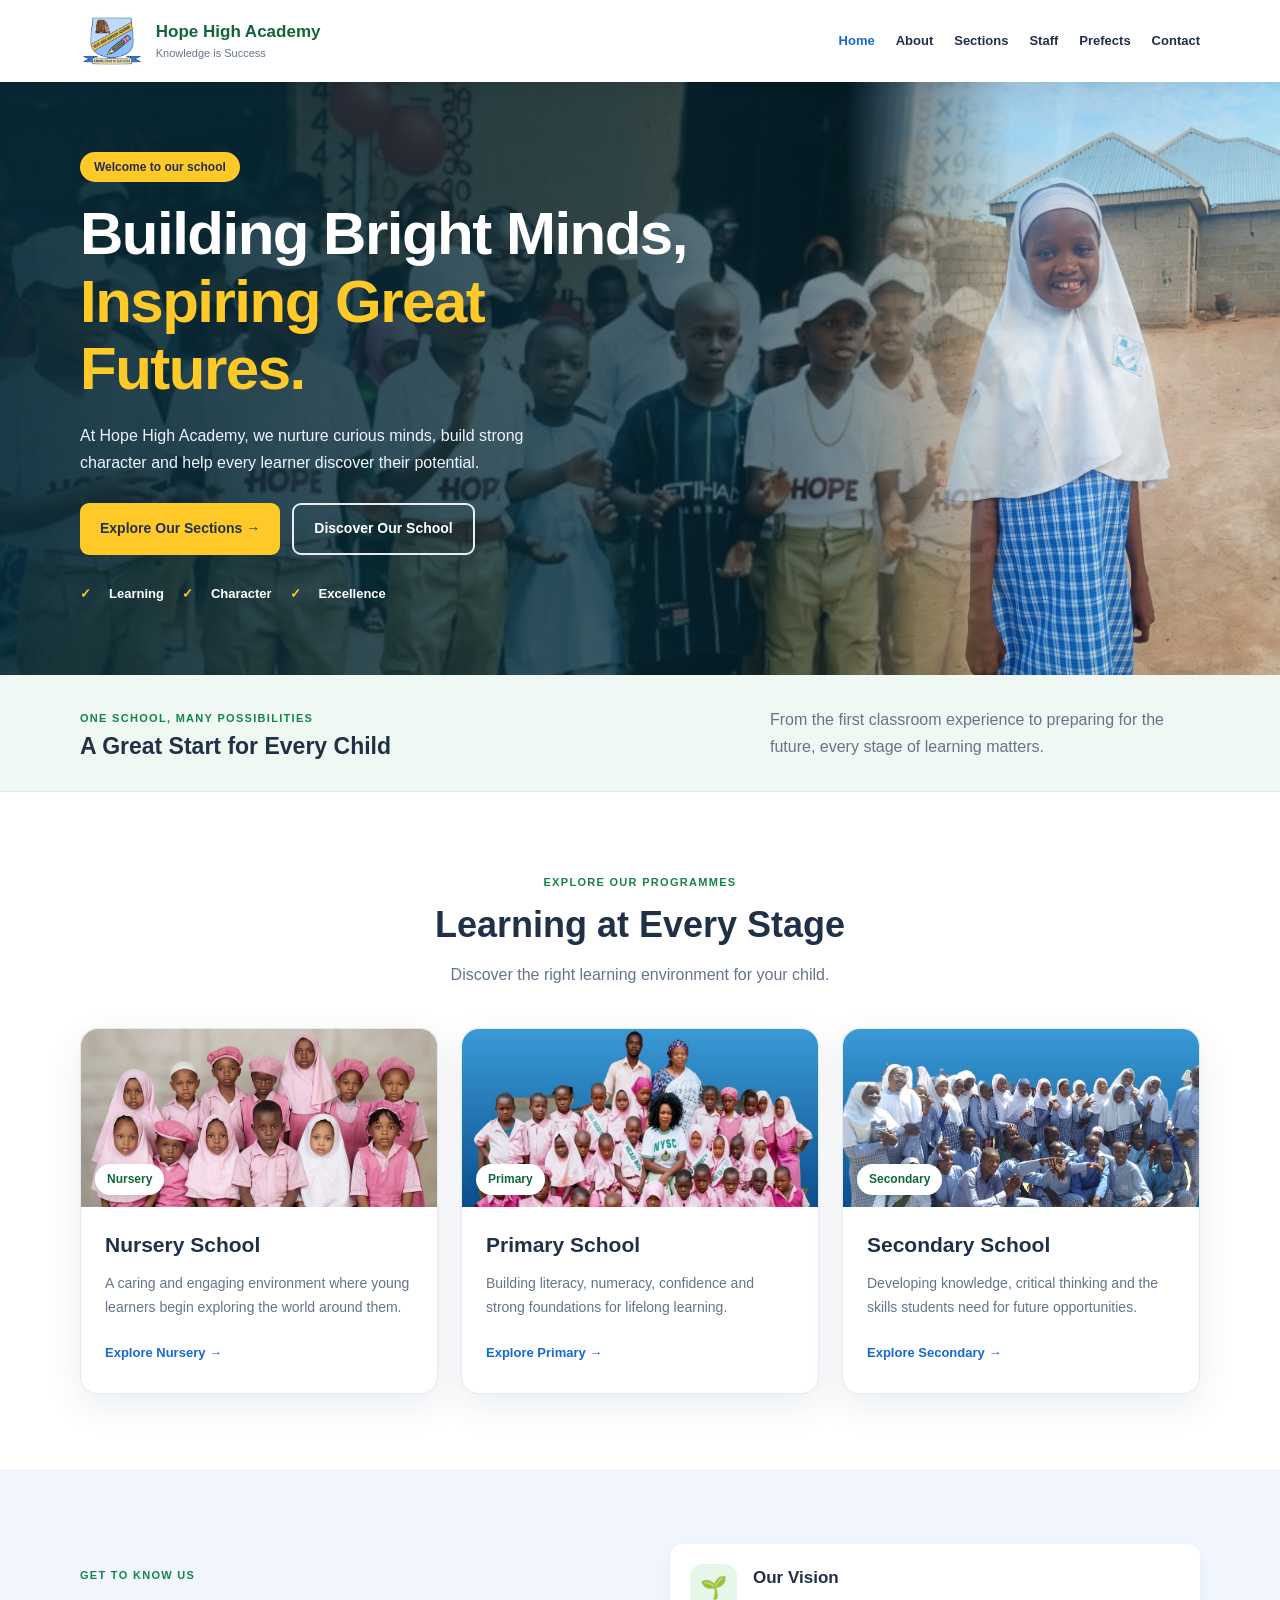
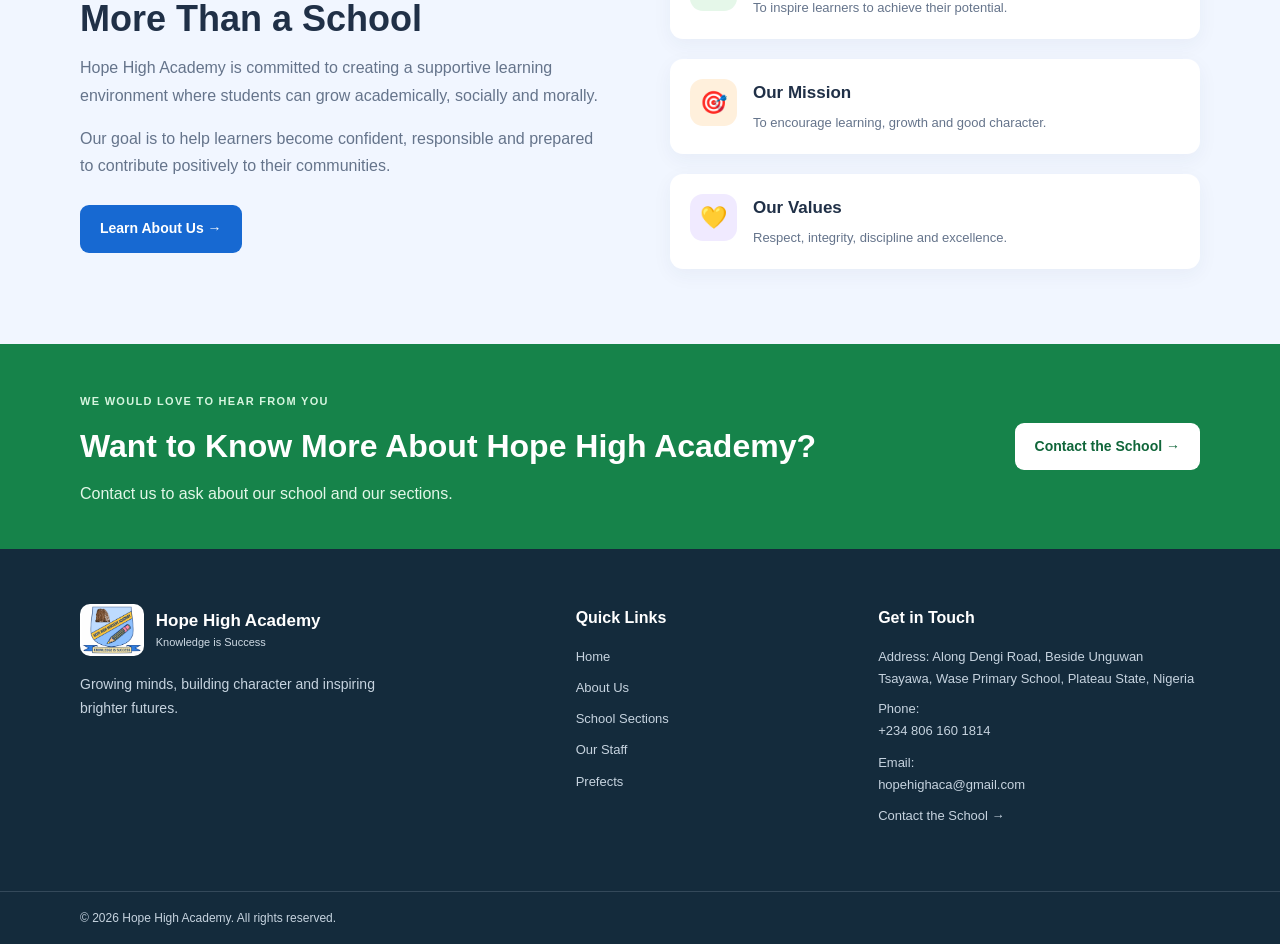
<file: index.html>
<!DOCTYPE html>
<html lang="en">
<head>
  <meta charset="UTF-8">
  <meta name="viewport" content="width=device-width, initial-scale=1.0">
  <meta name="description" content="Welcome to Hope High Academy. Explore our Nursery, Primary and Secondary education programmes.">
  <title>Hope High Academy | Knowledge is Success</title>
  <link rel="stylesheet" href="style.css">
  <script src="script.js" defer></script>
</head>
<body>
<header class="header">
  <div class="container navbar">
    <a href="index.html" class="brand"><img class="brand-logo" src="logo.png" alt="Hope High Academy logo"><span><strong>Hope High Academy</strong><small>Knowledge is Success</small></span></a>
    <button class="menu-toggle" id="menu-toggle" aria-label="Open navigation menu" aria-expanded="false" aria-controls="nav-menu">☰</button>
    <nav class="nav-menu" id="nav-menu">
      <a class="active" aria-current="page" href="index.html">Home</a><a href="about.html">About</a><a href="sections.html">Sections</a><a href="staff.html">Staff</a><a href="prefects.html">Prefects</a><a href="contact.html">Contact</a>
    </nav>
  </div>
</header>
<main>
  <section class="hero">
    <div class="container hero-content"><div class="hero-text">
      <span class="eyebrow">Welcome to our school</span>
      <h1>Building Bright Minds, <span>Inspiring Great Futures.</span></h1>
      <p>At Hope High Academy, we nurture curious minds, build strong character and help every learner discover their potential.</p>
      <div class="hero-buttons"><a href="sections.html" class="btn btn-primary">Explore Our Sections →</a><a href="about.html" class="btn btn-outline">Discover Our School</a></div>
      <div class="hero-note"><span>✓</span> Learning <span>✓</span> Character <span>✓</span> Excellence</div>
    </div></div>
  </section>
  <section class="welcome-strip"><div class="container welcome-inner"><div><span class="section-label">One school, many possibilities</span><h2>A Great Start for Every Child</h2></div><p>From the first classroom experience to preparing for the future, every stage of learning matters.</p></div></section>
  <section class="section"><div class="container">
    <div class="section-heading"><span class="section-label">Explore our programmes</span><h2>Learning at Every Stage</h2><p>Discover the right learning environment for your child.</p></div>
    <div class="programme-grid">
      <article class="programme-card nursery"><div class="programme-photo"><img src="nursery.jpg" alt="Nursery pupils at Hope High Academy" loading="lazy" onerror="this.style.display='none'; this.nextElementSibling.style.display='grid';"><div class="photo-fallback nursery-bg" style="display:none"><span>🧸</span><p>Add the Nursery photo<br><small>nursery.jpg</small></p></div><span class="photo-tag">Nursery</span></div><h3>Nursery School</h3><p>A caring and engaging environment where young learners begin exploring the world around them.</p><a href="sections.html#nursery">Explore Nursery →</a></article>
      <article class="programme-card primary"><div class="programme-photo"><img src="primary.jpg" alt="Primary pupils at Hope High Academy" loading="lazy" onerror="this.style.display='none'; this.nextElementSibling.style.display='grid';"><div class="photo-fallback primary-bg" style="display:none"><span>📚</span><p>Add the Primary photo<br><small>primary.jpg</small></p></div><span class="photo-tag">Primary</span></div><h3>Primary School</h3><p>Building literacy, numeracy, confidence and strong foundations for lifelong learning.</p><a href="sections.html#primary">Explore Primary →</a></article>
      <article class="programme-card secondary"><div class="programme-photo"><img src="secondary.jpg" alt="Secondary pupils at Hope High Academy" loading="lazy" onerror="this.style.display='none'; this.nextElementSibling.style.display='grid';"><div class="photo-fallback secondary-bg" style="display:none"><span>🎓</span><p>Add the Secondary photo<br><small>secondary.jpg</small></p></div><span class="photo-tag">Secondary</span></div><h3>Secondary School</h3><p>Developing knowledge, critical thinking and the skills students need for future opportunities.</p><a href="sections.html#secondary">Explore Secondary →</a></article>
    </div>
  </div></section>
  <section class="about-preview"><div class="container about-grid"><div class="about-text"><span class="section-label">Get to know us</span><h2>More Than a School</h2><p>Hope High Academy is committed to creating a supportive learning environment where students can grow academically, socially and morally.</p><p>Our goal is to help learners become confident, responsible and prepared to contribute positively to their communities.</p><a href="about.html" class="btn btn-blue">Learn About Us →</a></div>
    <div class="values-panel"><div class="value-item"><span class="value-icon green">🌱</span><div><h3>Our Vision</h3><p>To inspire learners to achieve their potential.</p></div></div><div class="value-item"><span class="value-icon orange">🎯</span><div><h3>Our Mission</h3><p>To encourage learning, growth and good character.</p></div></div><div class="value-item"><span class="value-icon purple">💛</span><div><h3>Our Values</h3><p>Respect, integrity, discipline and excellence.</p></div></div></div>
  </div></section>
  <section class="contact-banner"><div class="container contact-inner"><div><span class="section-label">We would love to hear from you</span><h2>Want to Know More About Hope High Academy?</h2><p>Contact us to ask about our school and our sections.</p></div><a href="contact.html" class="btn btn-light">Contact the School →</a></div></section>
</main>
<footer class="footer"><div class="container footer-grid">
  <div class="footer-brand"><a href="index.html" class="brand footer-logo"><img class="brand-logo" src="logo.png" alt="Hope High Academy logo"><span><strong>Hope High Academy</strong><small>Knowledge is Success</small></span></a><p>Growing minds, building character and inspiring brighter futures.</p></div>
  <div><h3>Quick Links</h3><a href="index.html">Home</a><a href="about.html">About Us</a><a href="sections.html">School Sections</a><a href="staff.html">Our Staff</a><a href="prefects.html">Prefects</a></div>
  <div><h3>Get in Touch</h3><p>Address: Along Dengi Road, Beside Unguwan Tsayawa, Wase Primary School, Plateau State, Nigeria</p><p>Phone: <a href="tel:+2348061601814">+234 806 160 1814</a></p><p>Email: <a href="mailto:hopehighaca@gmail.com">hopehighaca@gmail.com</a></p><a href="contact.html">Contact the School →</a></div>
</div><div class="footer-bottom"><div class="container"><p>© <span id="current-year"></span> Hope High Academy. All rights reserved.</p></div></div></footer>
</body></html>
</file>
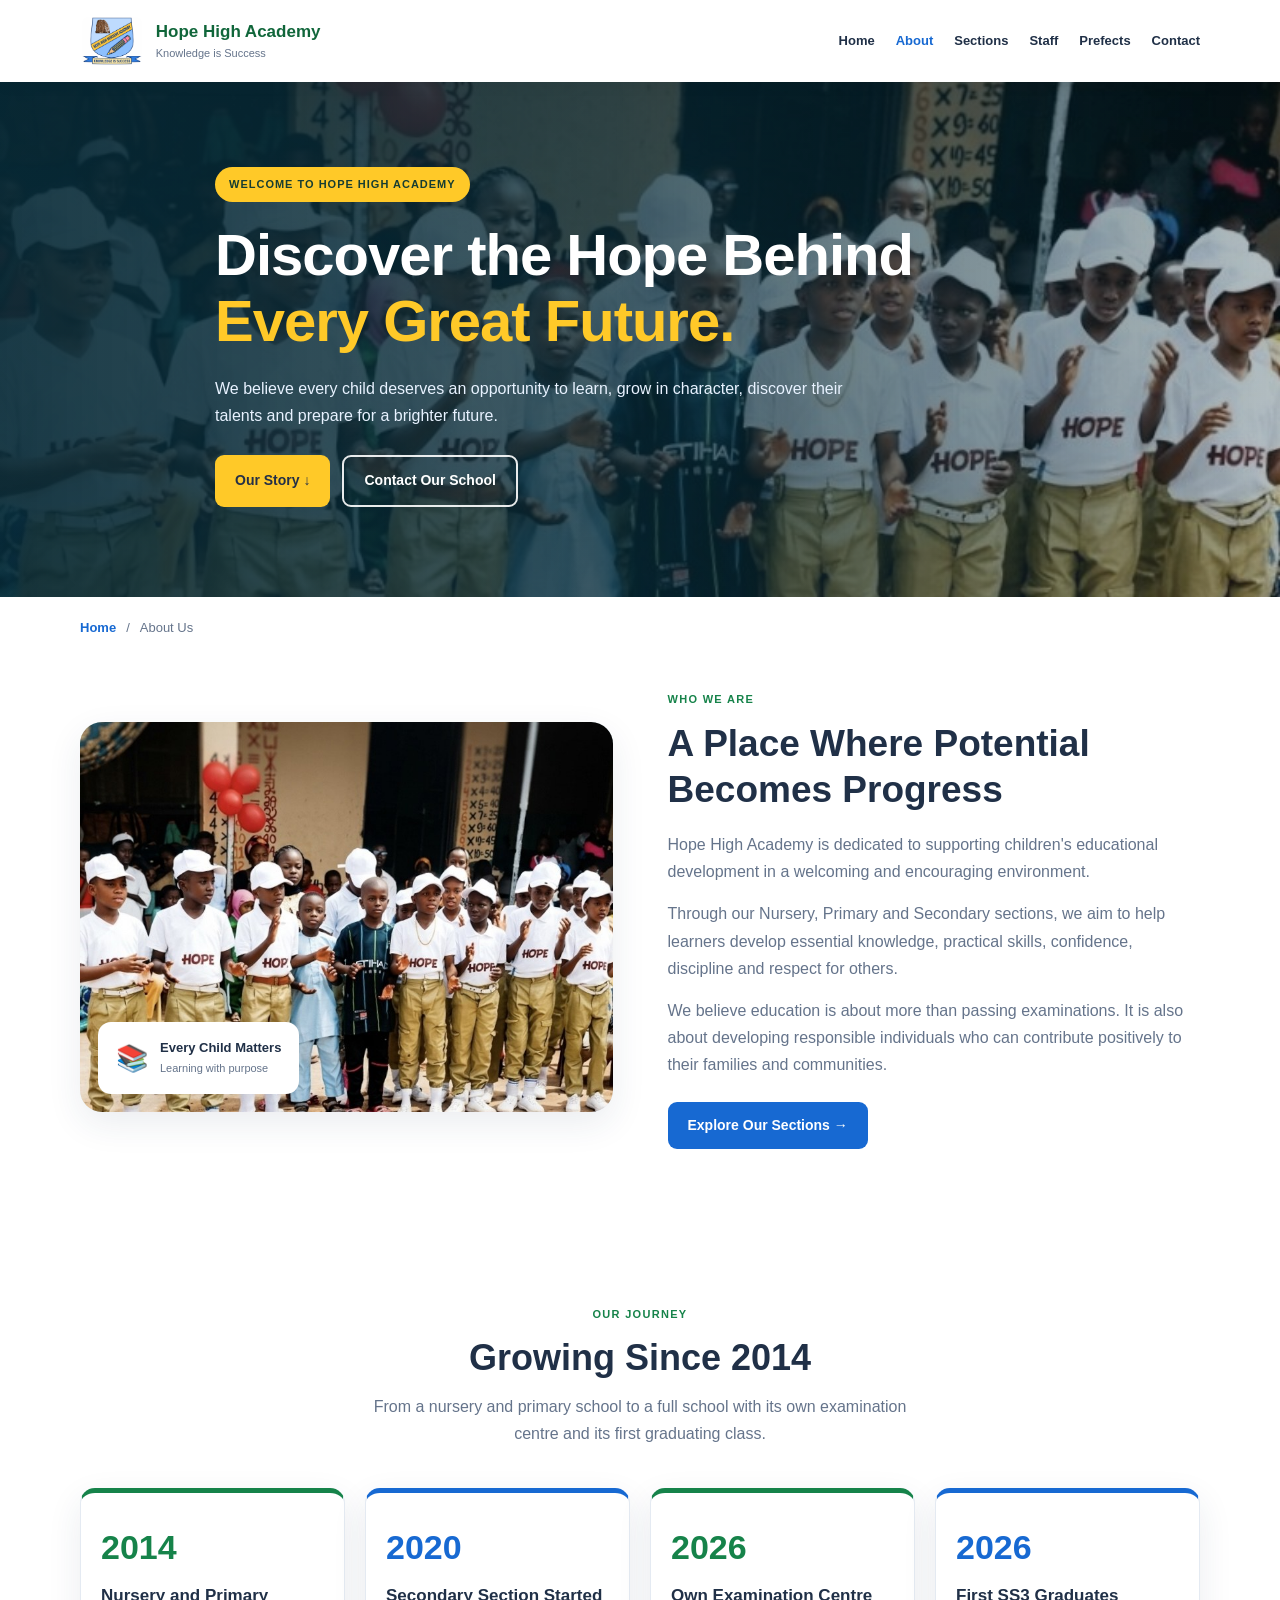
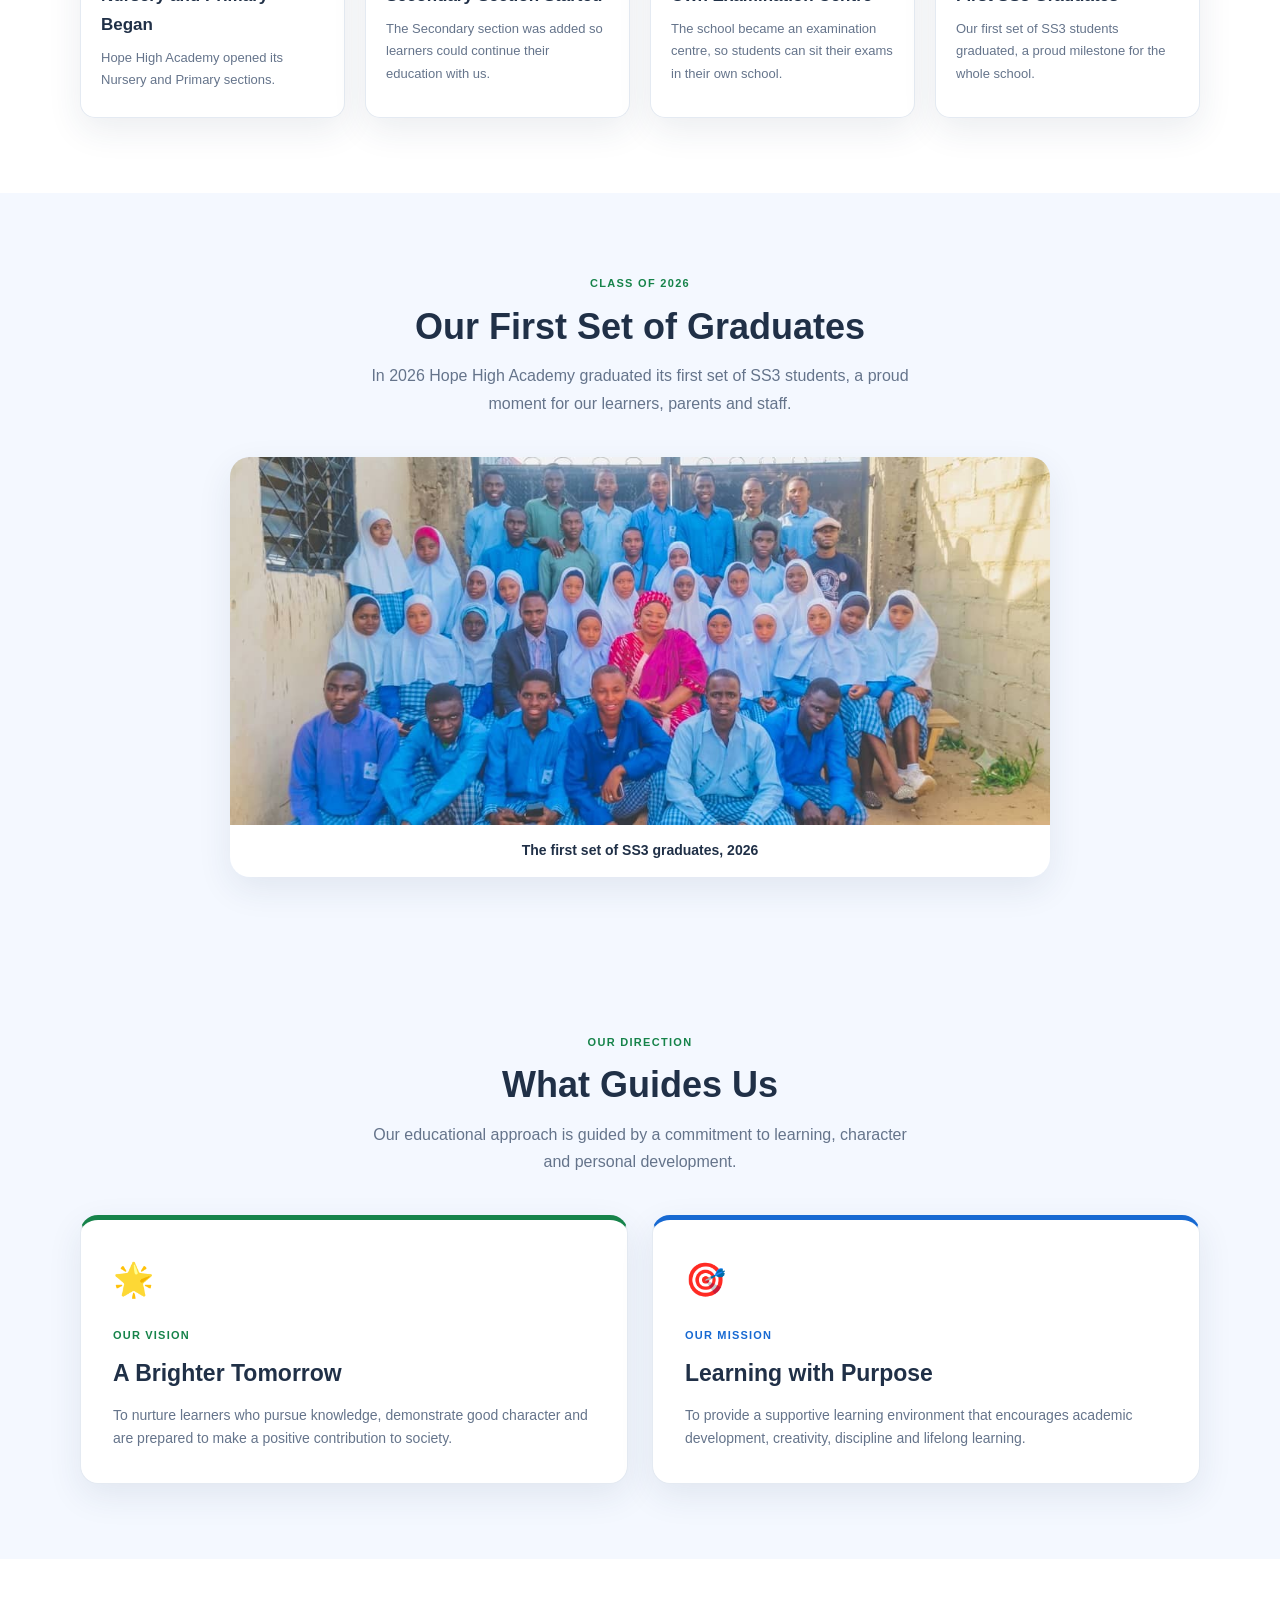
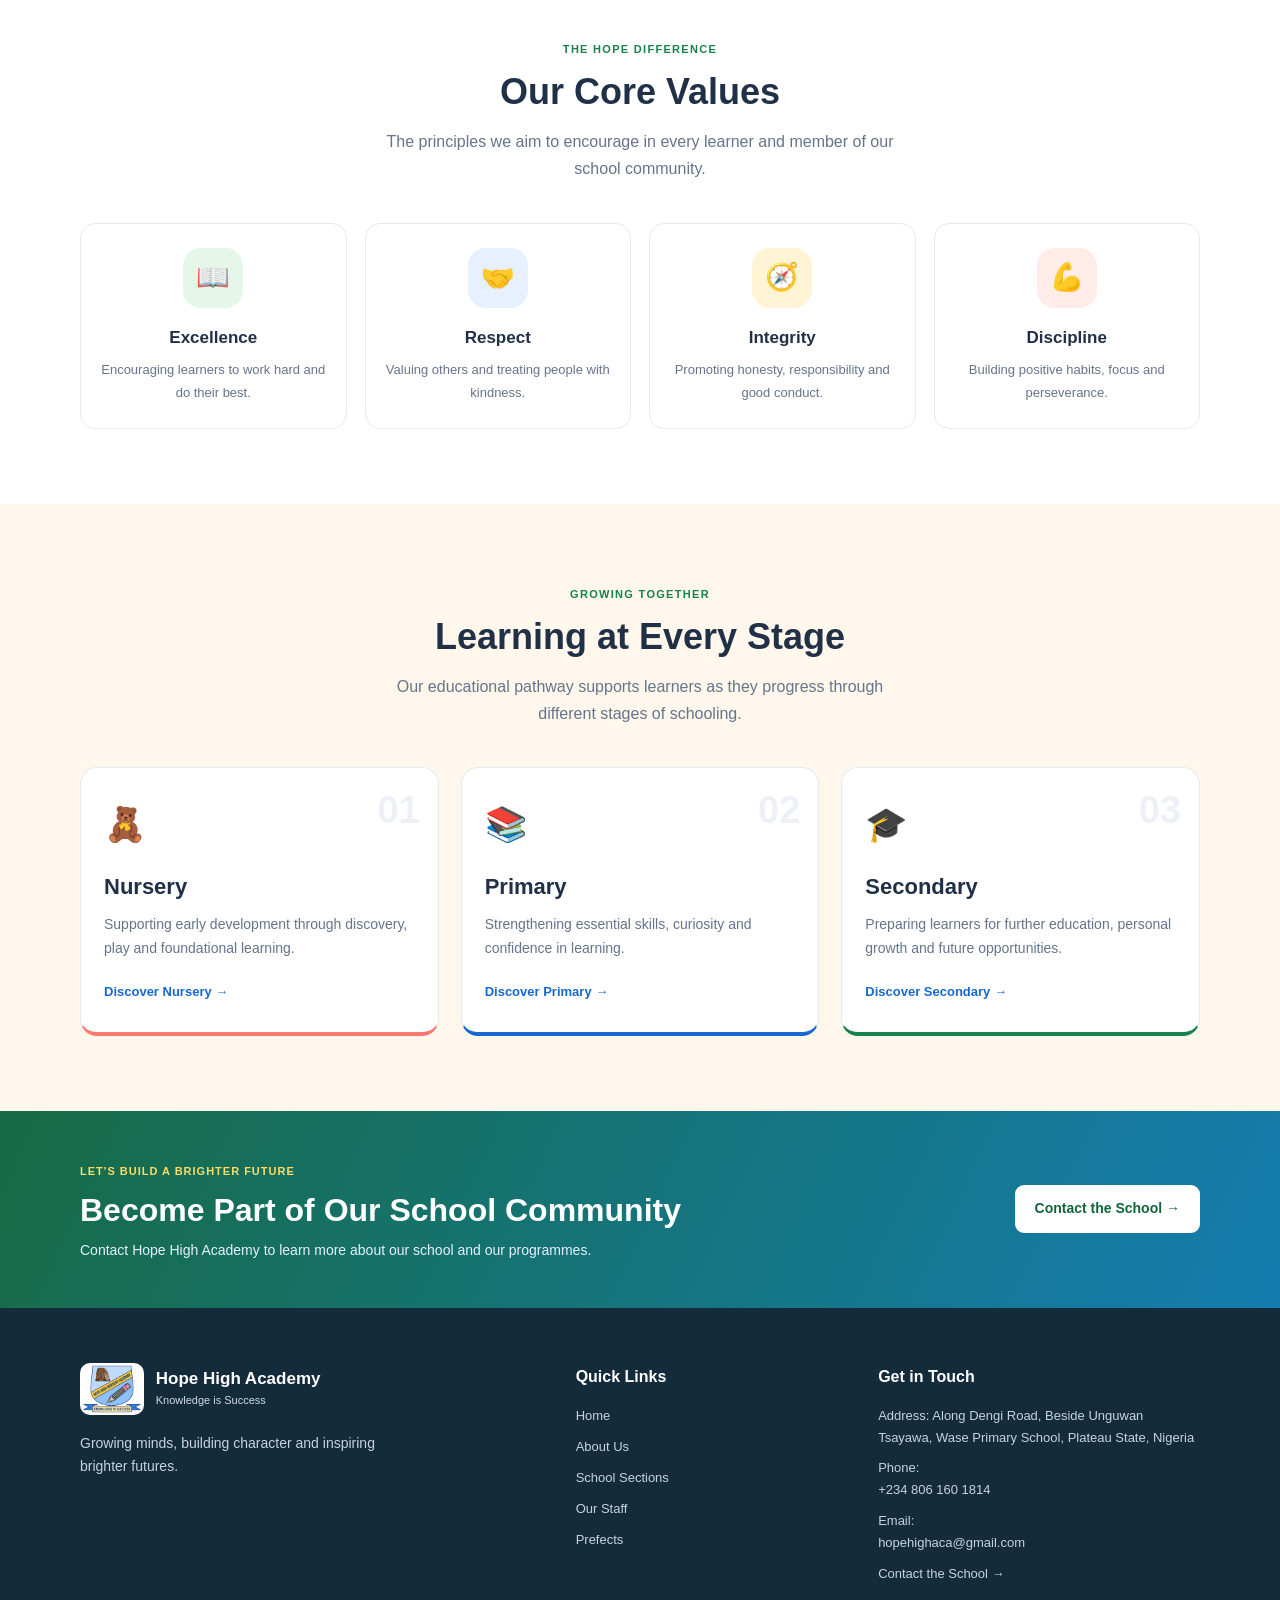
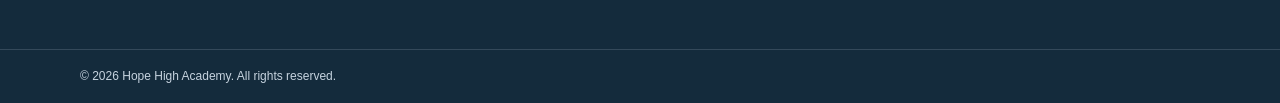
<file: about.html>
<!DOCTYPE html>
<html lang="en">
<head>
<meta charset="UTF-8"><meta name="viewport" content="width=device-width, initial-scale=1.0">
<meta name="description" content="Discover Hope High Academy's story, mission, vision and values."><title>About Us | Hope High Academy</title>
<link rel="stylesheet" href="style.css"><link rel="stylesheet" href="about.css"><script src="script.js" defer></script>
</head>
<body>
<header class="header"><div class="container navbar"><a href="index.html" class="brand"><img class="brand-logo" src="logo.png" alt="Hope High Academy logo"><span><strong>Hope High Academy</strong><small>Knowledge is Success</small></span></a><button class="menu-toggle" id="menu-toggle" aria-label="Open navigation menu" aria-expanded="false" aria-controls="nav-menu">☰</button><nav class="nav-menu" id="nav-menu"><a href="index.html">Home</a><a class="active" aria-current="page" href="about.html">About</a><a href="sections.html">Sections</a><a href="staff.html">Staff</a><a href="prefects.html">Prefects</a><a href="contact.html">Contact</a></nav></div></header>
<main>
<section class="about-hero"><div class="container about-hero-content"><span class="about-pill">WELCOME TO HOPE HIGH ACADEMY</span><h1>Discover the Hope Behind <span>Every Great Future.</span></h1><p>We believe every child deserves an opportunity to learn, grow in character, discover their talents and prepare for a brighter future.</p><div class="about-hero-actions"><a href="#our-story" class="btn btn-primary">Our Story ↓</a><a href="contact.html#enquiry" class="btn btn-outline">Contact Our School</a></div></div></section>
<div class="container breadcrumb"><a href="index.html">Home</a><span>/</span><span aria-current="page">About Us</span></div>
<section class="about-story section" id="our-story"><div class="container story-grid">
<div class="story-image"><img src="school-building.jpg" alt="Hope High Academy school building" loading="lazy" onerror="this.style.display='none'; this.nextElementSibling.style.display='grid';"><div class="image-placeholder" style="display:none"><span>🏫</span><p>Add your school's photograph</p></div><div class="story-sticker"><span>📚</span><div><strong>Every Child Matters</strong><small>Learning with purpose</small></div></div></div>
<div class="story-content"><span class="section-label">Who We Are</span><h2>A Place Where Potential Becomes Progress</h2><p>Hope High Academy is dedicated to supporting children's educational development in a welcoming and encouraging environment.</p><p>Through our Nursery, Primary and Secondary sections, we aim to help learners develop essential knowledge, practical skills, confidence, discipline and respect for others.</p><p>We believe education is about more than passing examinations. It is also about developing responsible individuals who can contribute positively to their families and communities.</p><a href="sections.html" class="btn btn-blue">Explore Our Sections →</a></div>
</div></section>
<section class="section journey-section" id="our-journey"><div class="container"><div class="section-heading"><span class="section-label">Our Journey</span><h2>Growing Since 2014</h2><p>From a nursery and primary school to a full school with its own examination centre and its first graduating class.</p></div>
<!-- To change a year or sentence, edit the text inside the cards below. -->
<div class="journey-grid">
<article class="journey-card"><span class="journey-year">2014</span><h3>Nursery and Primary Began</h3><p>Hope High Academy opened its Nursery and Primary sections.</p></article>
<article class="journey-card"><span class="journey-year">2020</span><h3>Secondary Section Started</h3><p>The Secondary section was added so learners could continue their education with us.</p></article>
<article class="journey-card"><span class="journey-year">2026</span><h3>Own Examination Centre</h3><p>The school became an examination centre, so students can sit their exams in their own school.</p></article>
<article class="journey-card"><span class="journey-year">2026</span><h3>First SS3 Graduates</h3><p>Our first set of SS3 students graduated, a proud milestone for the whole school.</p></article>
</div></div></section>
<section class="section grad-section" id="first-graduates"><div class="container"><div class="section-heading"><span class="section-label">Class of 2026</span><h2>Our First Set of Graduates</h2><p>In 2026 Hope High Academy graduated its first set of SS3 students, a proud moment for our learners, parents and staff.</p></div>
<!-- PICTURE: replace the file first-graduates.jpg with the photo of the first graduating set (any wide or square photo works). -->
<figure class="grad-photo"><img src="first-graduates.jpg" alt="The first set of SS3 graduates of Hope High Academy, 2026" loading="lazy" onerror="this.style.display='none'; this.nextElementSibling.style.display='grid';"><div class="photo-fallback" style="display:none"><span>🎓</span><p>Add the first graduates photo<br><small>first-graduates.jpg</small></p></div><figcaption>The first set of SS3 graduates, 2026</figcaption></figure>
</div></section>
<section class="purpose-section"><div class="container"><div class="section-heading"><span class="section-label">Our Direction</span><h2>What Guides Us</h2><p>Our educational approach is guided by a commitment to learning, character and personal development.</p></div><div class="purpose-grid">
<article class="purpose-card vision-card"><div class="purpose-icon">🌟</div><span class="purpose-label">Our Vision</span><h3>A Brighter Tomorrow</h3><p>To nurture learners who pursue knowledge, demonstrate good character and are prepared to make a positive contribution to society.</p></article>
<article class="purpose-card mission-card"><div class="purpose-icon">🎯</div><span class="purpose-label">Our Mission</span><h3>Learning with Purpose</h3><p>To provide a supportive learning environment that encourages academic development, creativity, discipline and lifelong learning.</p></article>
</div></div></section>
<section class="section values-section"><div class="container"><div class="section-heading"><span class="section-label">The Hope Difference</span><h2>Our Core Values</h2><p>The principles we aim to encourage in every learner and member of our school community.</p></div><div class="core-values-grid">
<article class="core-value"><div class="core-value-icon value-green">📖</div><h3>Excellence</h3><p>Encouraging learners to work hard and do their best.</p></article><article class="core-value"><div class="core-value-icon value-blue">🤝</div><h3>Respect</h3><p>Valuing others and treating people with kindness.</p></article><article class="core-value"><div class="core-value-icon value-yellow">🧭</div><h3>Integrity</h3><p>Promoting honesty, responsibility and good conduct.</p></article><article class="core-value"><div class="core-value-icon value-coral">💪</div><h3>Discipline</h3><p>Building positive habits, focus and perseverance.</p></article>
</div></div></section>
<section class="sections-preview"><div class="container"><div class="section-heading"><span class="section-label">Growing Together</span><h2>Learning at Every Stage</h2><p>Our educational pathway supports learners as they progress through different stages of schooling.</p></div><div class="about-level-grid">
<article class="level-card level-nursery"><span class="level-number">01</span><span class="level-emoji">🧸</span><h3>Nursery</h3><p>Supporting early development through discovery, play and foundational learning.</p><a href="sections.html#nursery">Discover Nursery →</a></article>
<article class="level-card level-primary"><span class="level-number">02</span><span class="level-emoji">📚</span><h3>Primary</h3><p>Strengthening essential skills, curiosity and confidence in learning.</p><a href="sections.html#primary">Discover Primary →</a></article>
<article class="level-card level-secondary"><span class="level-number">03</span><span class="level-emoji">🎓</span><h3>Secondary</h3><p>Preparing learners for further education, personal growth and future opportunities.</p><a href="sections.html#secondary">Discover Secondary →</a></article>
</div></div></section>
<section class="about-cta"><div class="container about-cta-inner"><div><span>LET'S BUILD A BRIGHTER FUTURE</span><h2>Become Part of Our School Community</h2><p>Contact Hope High Academy to learn more about our school and our programmes.</p></div><a href="contact.html" class="btn btn-light">Contact the School →</a></div></section>
</main>
<footer class="footer"><div class="container footer-grid"><div class="footer-brand"><a href="index.html" class="brand footer-logo"><img class="brand-logo" src="logo.png" alt="Hope High Academy logo"><span><strong>Hope High Academy</strong><small>Knowledge is Success</small></span></a><p>Growing minds, building character and inspiring brighter futures.</p></div><div><h3>Quick Links</h3><a href="index.html">Home</a><a href="about.html">About Us</a><a href="sections.html">School Sections</a><a href="staff.html">Our Staff</a><a href="prefects.html">Prefects</a></div><div><h3>Get in Touch</h3><p>Address: Along Dengi Road, Beside Unguwan Tsayawa, Wase Primary School, Plateau State, Nigeria</p><p>Phone: <a href="tel:+2348061601814">+234 806 160 1814</a></p><p>Email: <a href="mailto:hopehighaca@gmail.com">hopehighaca@gmail.com</a></p><a href="contact.html">Contact the School →</a></div></div><div class="footer-bottom"><div class="container"><p>© <span id="current-year"></span> Hope High Academy. All rights reserved.</p></div></div></footer>
</body></html>
</file>
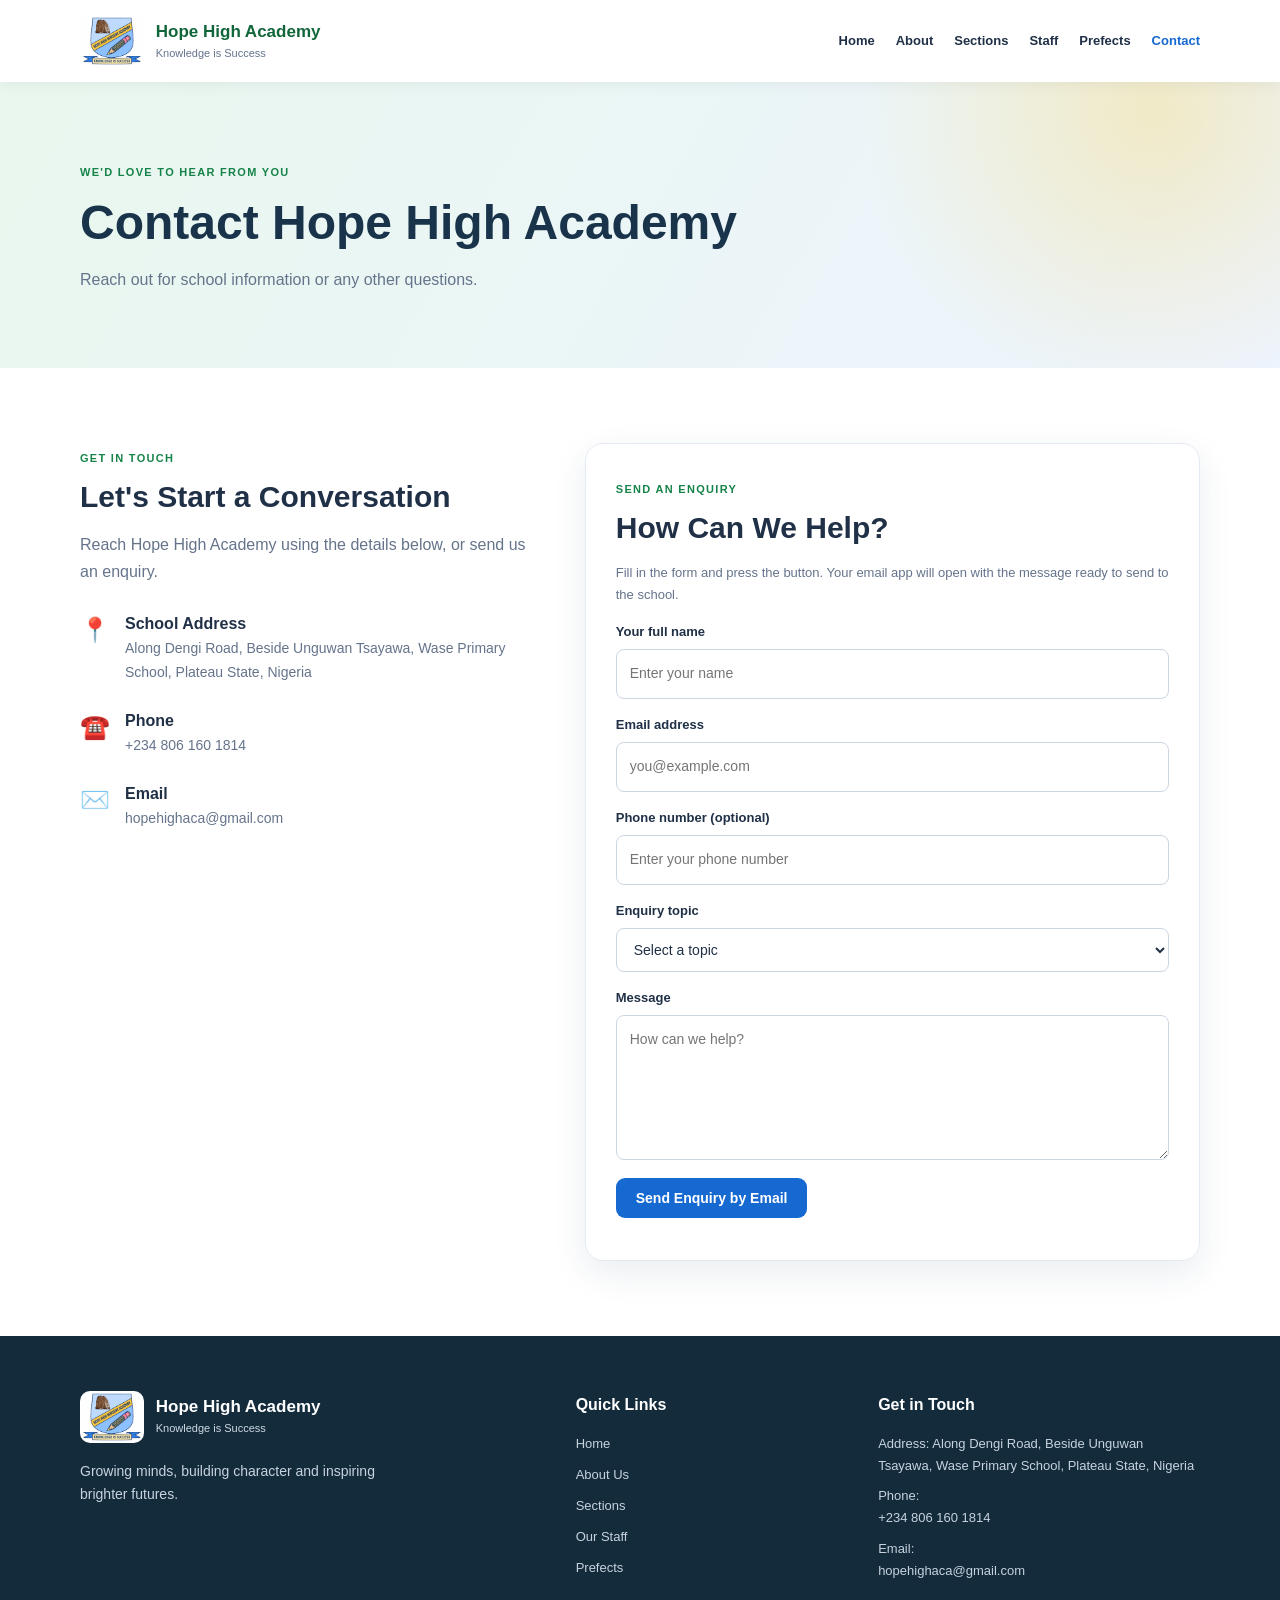
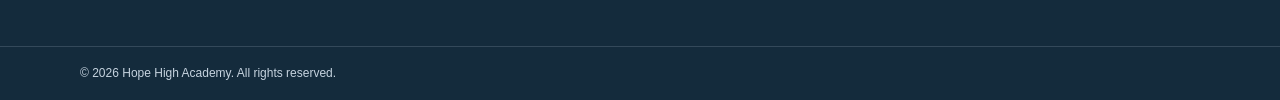
<file: contact.html>
<!DOCTYPE html>
<html lang="en"><head><meta charset="UTF-8"><meta name="viewport" content="width=device-width, initial-scale=1.0"><title>Contact Us | Hope High Academy</title><link rel="stylesheet" href="style.css"><link rel="stylesheet" href="inner-pages.css"><script src="script.js" defer></script><script src="contact.js" defer></script></head>
<body>
<header class="header"><div class="container navbar"><a href="index.html" class="brand"><img class="brand-logo" src="logo.png" alt="Hope High Academy logo"><span><strong>Hope High Academy</strong><small>Knowledge is Success</small></span></a><button class="menu-toggle" id="menu-toggle" aria-label="Open navigation menu" aria-expanded="false" aria-controls="nav-menu">☰</button><nav class="nav-menu" id="nav-menu"><a href="index.html">Home</a><a href="about.html">About</a><a href="sections.html">Sections</a><a href="staff.html">Staff</a><a href="prefects.html">Prefects</a><a class="active" aria-current="page" href="contact.html">Contact</a></nav></div></header>
<main><section class="page-hero"><div class="container"><span class="section-label">We'd Love to Hear from You</span><h1>Contact Hope High Academy</h1><p>Reach out for school information or any other questions.</p></div></section>
<section class="section"><div class="container contact-layout">
<div class="contact-info"><span class="section-label">Get in Touch</span><h2>Let's Start a Conversation</h2><p>Reach Hope High Academy using the details below, or send us an enquiry.</p><div class="contact-item"><span>📍</span><div><strong>School Address</strong><p>Along Dengi Road, Beside Unguwan Tsayawa, Wase Primary School, Plateau State, Nigeria</p></div></div><div class="contact-item"><span>☎️</span><div><strong>Phone</strong><p><a href="tel:+2348061601814">+234 806 160 1814</a></p></div></div><div class="contact-item"><span>✉️</span><div><strong>Email</strong><p><a href="mailto:hopehighaca@gmail.com">hopehighaca@gmail.com</a></p></div></div></div>
<form class="contact-form" id="enquiry"><span class="section-label">Send an Enquiry</span><h2>How Can We Help?</h2><p class="form-note">Fill in the form and press the button. Your email app will open with the message ready to send to the school.</p>
<label for="name">Your full name</label><input id="name" name="name" required maxlength="100" autocomplete="name" placeholder="Enter your name">
<label for="email">Email address</label><input id="email" name="email" type="email" required maxlength="150" autocomplete="email" placeholder="you@example.com">
<label for="phone">Phone number (optional)</label><input id="phone" name="phone" type="tel" maxlength="30" autocomplete="tel" placeholder="Enter your phone number">
<label for="topic">Enquiry topic</label><select id="topic" name="topic" required><option value="">Select a topic</option><option>Nursery</option><option>Primary</option><option>Secondary</option><option>General enquiry</option></select>
<label for="message">Message</label><textarea id="message" name="message" required maxlength="2000" rows="5" placeholder="How can we help?"></textarea>
<button class="btn btn-blue" type="submit">Send Enquiry by Email</button><p id="form-status" class="form-status" aria-live="polite"></p></form>
</div></section></main>
<footer class="footer"><div class="container footer-grid"><div class="footer-brand"><a href="index.html" class="brand footer-logo"><img class="brand-logo" src="logo.png" alt="Hope High Academy logo"><span><strong>Hope High Academy</strong><small>Knowledge is Success</small></span></a><p>Growing minds, building character and inspiring brighter futures.</p></div><div><h3>Quick Links</h3><a href="index.html">Home</a><a href="about.html">About Us</a><a href="sections.html">Sections</a><a href="staff.html">Our Staff</a><a href="prefects.html">Prefects</a></div><div><h3>Get in Touch</h3><p>Address: Along Dengi Road, Beside Unguwan Tsayawa, Wase Primary School, Plateau State, Nigeria</p><p>Phone: <a href="tel:+2348061601814">+234 806 160 1814</a></p><p>Email: <a href="mailto:hopehighaca@gmail.com">hopehighaca@gmail.com</a></p></div></div><div class="footer-bottom"><div class="container"><p>© <span id="current-year"></span> Hope High Academy. All rights reserved.</p></div></div></footer>
</body></html>
</file>
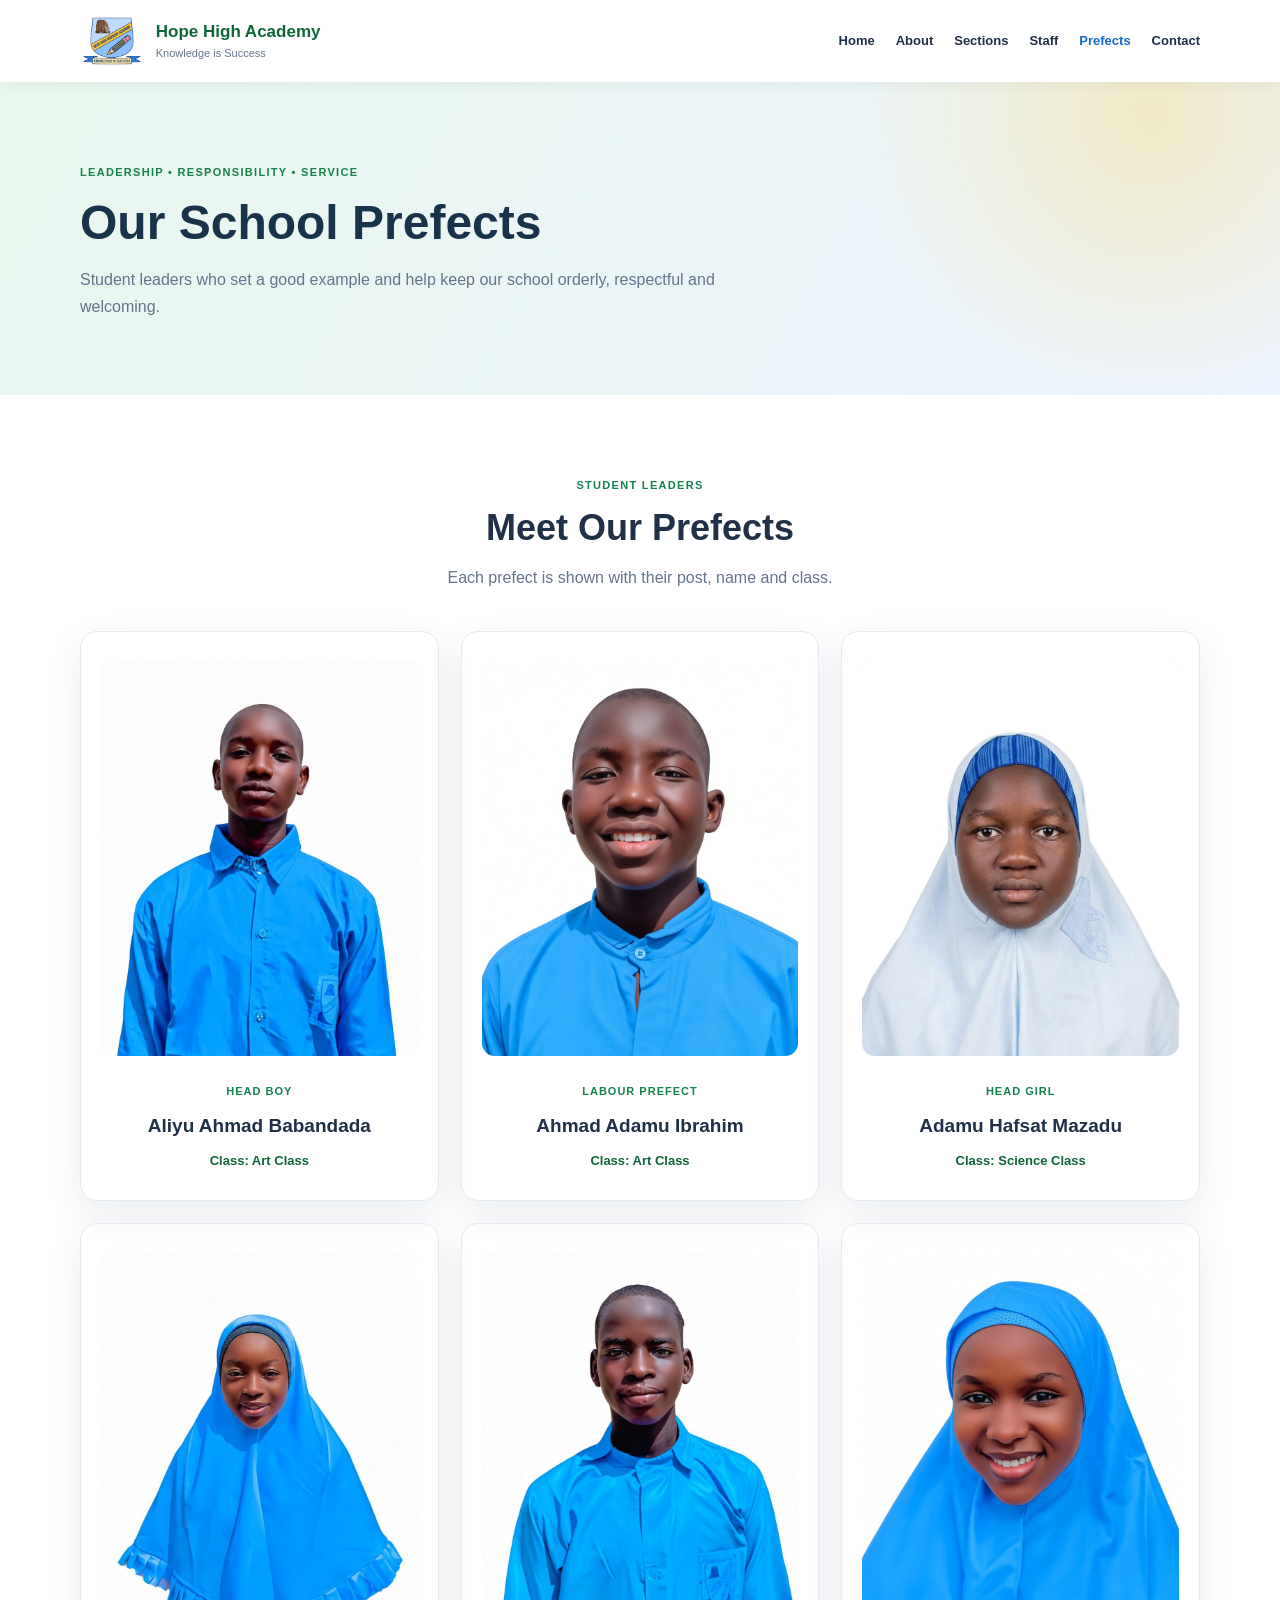
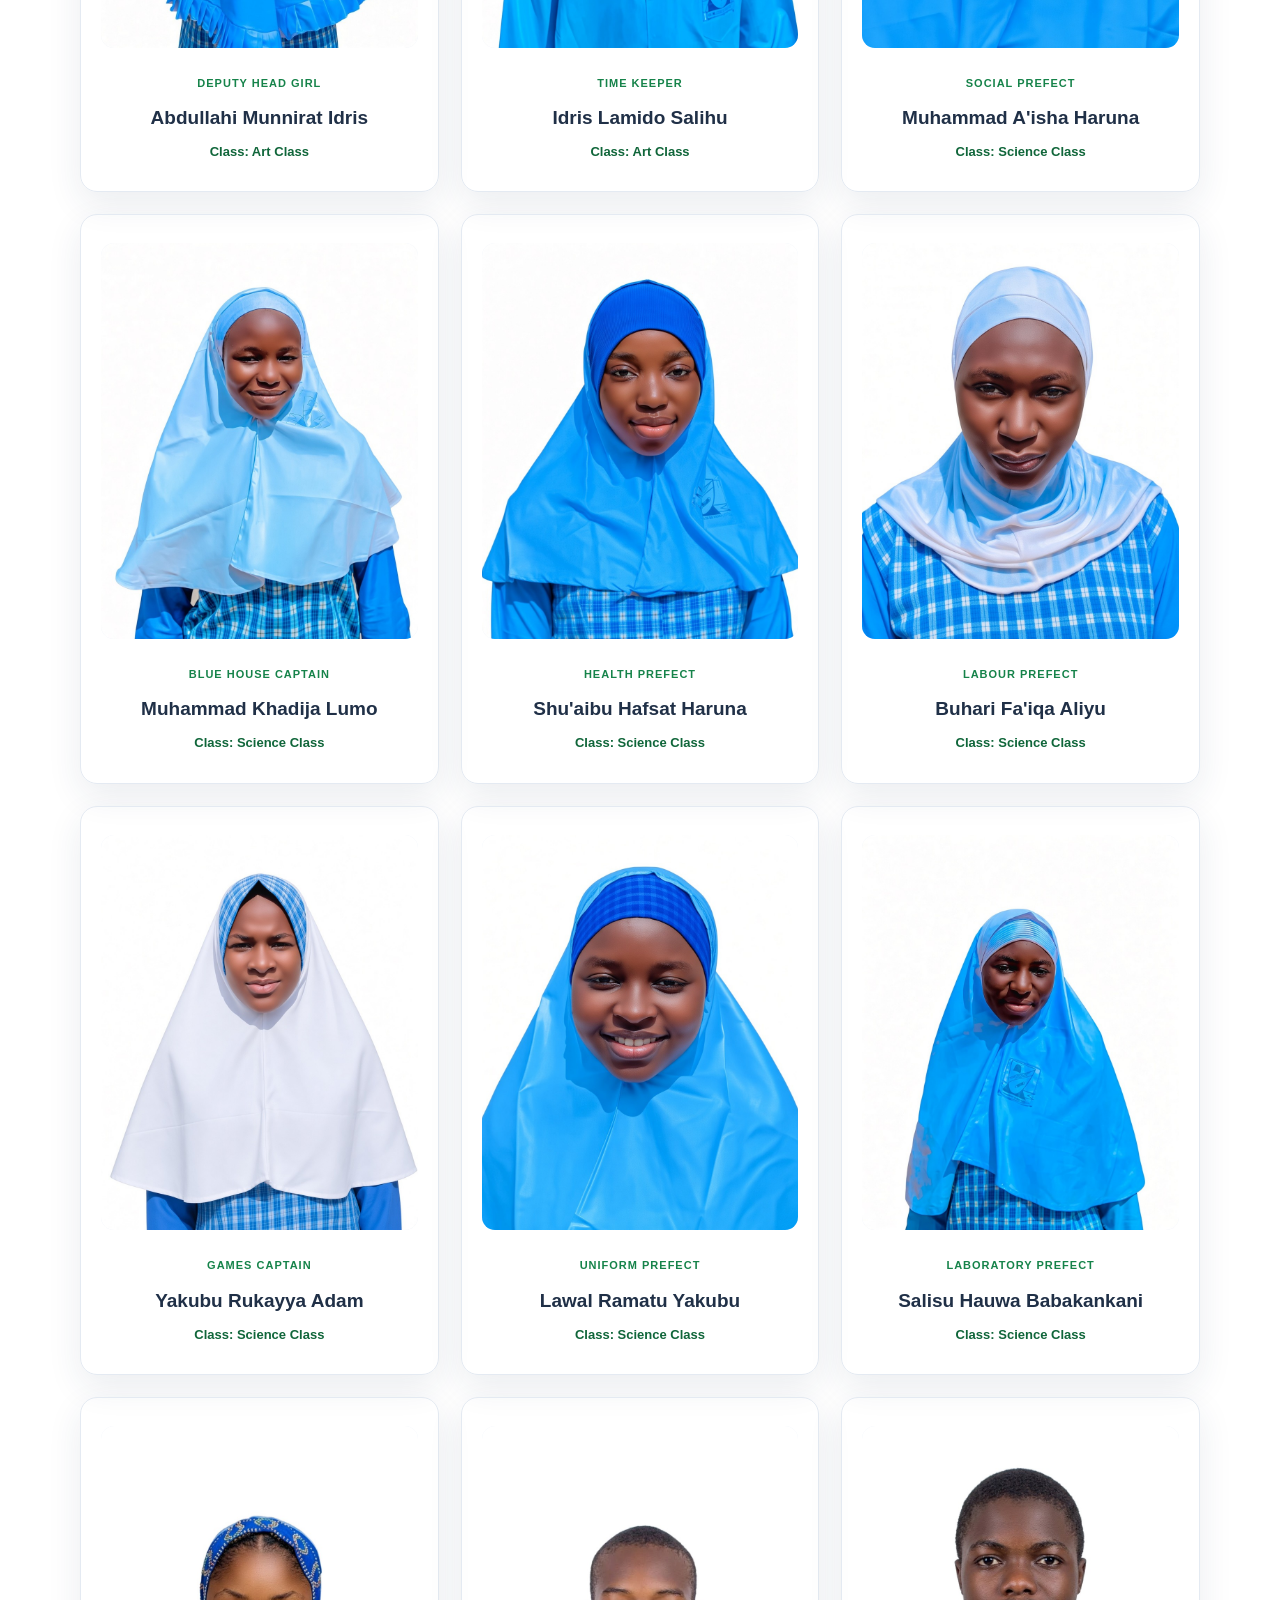
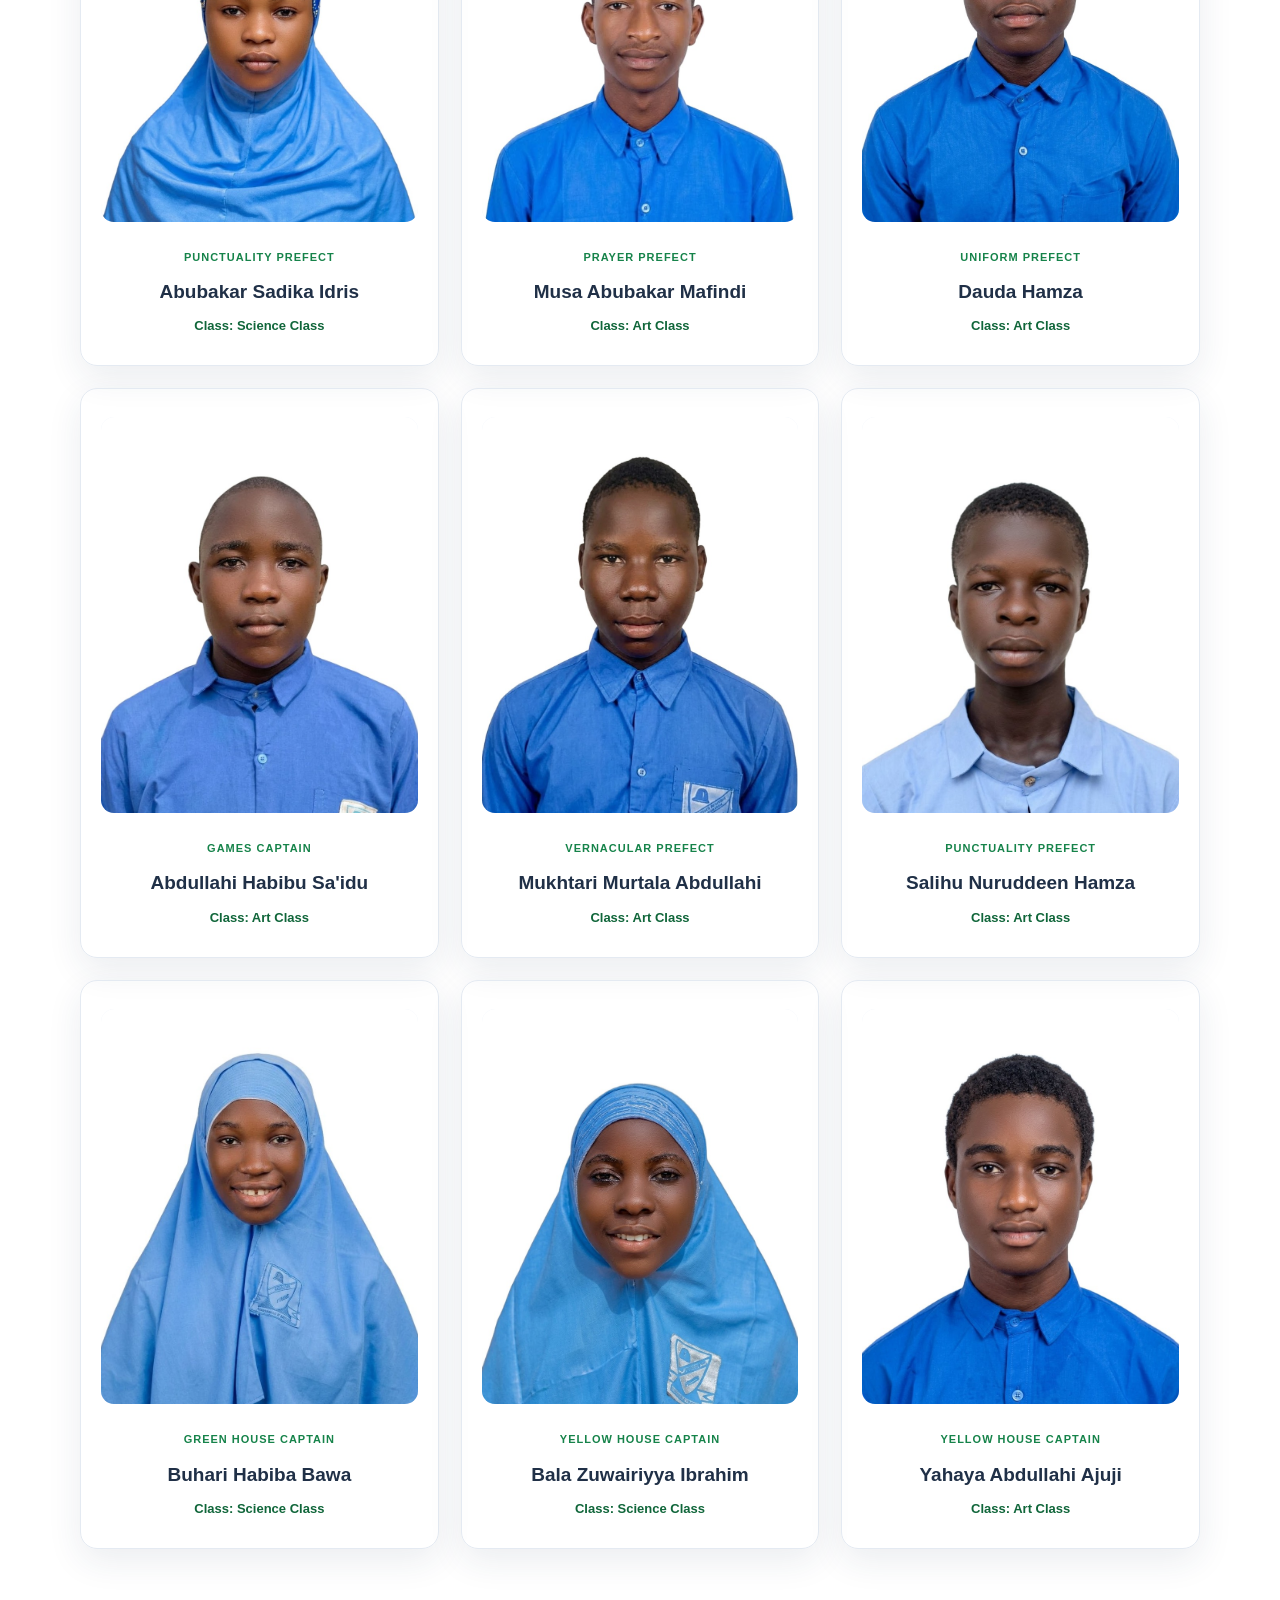
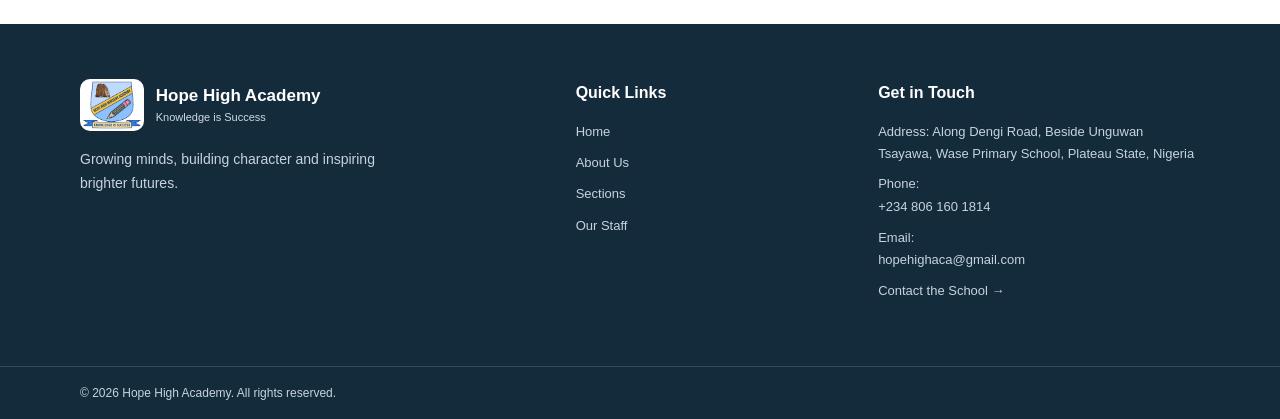
<file: prefects.html>
<!DOCTYPE html>
<html lang="en"><head><meta charset="UTF-8"><meta name="viewport" content="width=device-width, initial-scale=1.0"><meta name="description" content="Meet the prefects of Hope High Academy."><title>Prefects | Hope High Academy</title><link rel="stylesheet" href="style.css"><link rel="stylesheet" href="inner-pages.css"><link rel="stylesheet" href="prefects.css"><script src="script.js" defer></script></head>
<body>
<header class="header"><div class="container navbar"><a href="index.html" class="brand"><img class="brand-logo" src="logo.png" alt="Hope High Academy logo"><span><strong>Hope High Academy</strong><small>Knowledge is Success</small></span></a><button class="menu-toggle" id="menu-toggle" aria-label="Open navigation menu" aria-expanded="false" aria-controls="nav-menu">☰</button><nav class="nav-menu" id="nav-menu"><a href="index.html">Home</a><a href="about.html">About</a><a href="sections.html">Sections</a><a href="staff.html">Staff</a><a class="active" aria-current="page" href="prefects.html">Prefects</a><a href="contact.html">Contact</a></nav></div></header>
<main>
<section class="page-hero"><div class="container"><span class="section-label">Leadership • Responsibility • Service</span><h1>Our School Prefects</h1><p>Student leaders who set a good example and help keep our school orderly, respectful and welcoming.</p></div></section>
<section class="section"><div class="container">
<div class="section-heading"><span class="section-label">Student Leaders</span><h2>Meet Our Prefects</h2><p>Each prefect is shown with their post, name and class.</p></div>
<div class="profile-grid centered">

<!-- ===== PREFECT 1 =====
     PICTURE: save the photo in the same folder as index.html as prefect1.jpg (or change the src below).
     Change the name in 2 places (alt and h2), the post in the <p>, and the class in the <span class="prefect-class">. -->
<article class="profile-card prefect-card">
  <div class="prefect-photo">
    <img class="profile-photo" src="prefect1.jpg" alt="Photo of Aliyu Ahmad Babandada" loading="lazy" onerror="this.style.display='none'; this.nextElementSibling.style.display='grid';">
    <div class="photo-fallback" style="display:none"><span>🎓</span><small>Add photo<br>prefect1.jpg</small></div>
  </div>
  <span class="profile-role">Head Boy</span>
  <h2>Aliyu Ahmad Babandada</h2>
  <p class="prefect-class">Class: Art Class</p>
</article>

<!-- ===== PREFECT 2 =====
     PICTURE: save the photo in the same folder as index.html as prefect2.jpg (or change the src below).
     Change the name in 2 places (alt and h2), the post in the <p>, and the class in the <span class="prefect-class">. -->
<article class="profile-card prefect-card">
  <div class="prefect-photo">
    <img class="profile-photo" src="prefect2.jpg" alt="Photo of Ahmad Adamu Ibrahim" loading="lazy" onerror="this.style.display='none'; this.nextElementSibling.style.display='grid';">
    <div class="photo-fallback" style="display:none"><span>🎓</span><small>Add photo<br>prefect2.jpg</small></div>
  </div>
  <span class="profile-role">Labour Prefect</span>
  <h2>Ahmad Adamu Ibrahim</h2>
  <p class="prefect-class">Class: Art Class</p>
</article>

<!-- ===== PREFECT 17 =====
     PICTURE: save the photo in the same folder as index.html as prefect17.jpg (or change the src below).
     Change the name in 2 places (alt and h2), the post in the <p>, and the class in the <span class="prefect-class">. -->
<article class="profile-card prefect-card">
  <div class="prefect-photo">
    <img class="profile-photo" src="prefect17.jpg" alt="Photo of Adamu Hafsat Mazadu" loading="lazy" onerror="this.style.display='none'; this.nextElementSibling.style.display='grid';">
    <div class="photo-fallback" style="display:none"><span>🎓</span><small>Add photo<br>prefect17.jpg</small></div>
  </div>
  <span class="profile-role">Head Girl</span>
  <h2>Adamu Hafsat Mazadu</h2>
  <p class="prefect-class">Class: Science Class</p>
</article>

<!-- ===== PREFECT 3 =====
     PICTURE: save the photo in the same folder as index.html as prefect3.jpg (or change the src below).
     Change the name in 2 places (alt and h2), the post in the <p>, and the class in the <span class="prefect-class">. -->
<article class="profile-card prefect-card">
  <div class="prefect-photo">
    <img class="profile-photo" src="prefect3.jpg" alt="Photo of Abdullahi Munnirat Idris" loading="lazy" onerror="this.style.display='none'; this.nextElementSibling.style.display='grid';">
    <div class="photo-fallback" style="display:none"><span>🎓</span><small>Add photo<br>prefect3.jpg</small></div>
  </div>
  <span class="profile-role">Deputy Head Girl</span>
  <h2>Abdullahi Munnirat Idris</h2>
  <p class="prefect-class">Class: Art Class</p>
</article>

<!-- ===== PREFECT 4 =====
     PICTURE: save the photo in the same folder as index.html as prefect4.jpg (or change the src below).
     Change the name in 2 places (alt and h2), the post in the <p>, and the class in the <span class="prefect-class">. -->
<article class="profile-card prefect-card">
  <div class="prefect-photo">
    <img class="profile-photo" src="prefect4.jpg" alt="Photo of Idris Lamido Salihu" loading="lazy" onerror="this.style.display='none'; this.nextElementSibling.style.display='grid';">
    <div class="photo-fallback" style="display:none"><span>🎓</span><small>Add photo<br>prefect4.jpg</small></div>
  </div>
  <span class="profile-role">Time Keeper</span>
  <h2>Idris Lamido Salihu</h2>
  <p class="prefect-class">Class: Art Class</p>
</article>

<!-- ===== PREFECT 5 =====
     PICTURE: save the photo in the same folder as index.html as prefect5.jpg (or change the src below).
     Change the name in 2 places (alt and h2), the post in the <p>, and the class in the <span class="prefect-class">. -->
<article class="profile-card prefect-card">
  <div class="prefect-photo">
    <img class="profile-photo" src="prefect5.jpg" alt="Photo of Muhammad A&#39;isha Haruna" loading="lazy" onerror="this.style.display='none'; this.nextElementSibling.style.display='grid';">
    <div class="photo-fallback" style="display:none"><span>🎓</span><small>Add photo<br>prefect5.jpg</small></div>
  </div>
  <span class="profile-role">Social Prefect</span>
  <h2>Muhammad A'isha Haruna</h2>
  <p class="prefect-class">Class: Science Class</p>
</article>

<!-- ===== PREFECT 6 =====
     PICTURE: save the photo in the same folder as index.html as prefect6.jpg (or change the src below).
     Change the name in 2 places (alt and h2), the post in the <p>, and the class in the <span class="prefect-class">. -->
<article class="profile-card prefect-card">
  <div class="prefect-photo">
    <img class="profile-photo" src="prefect6.jpg" alt="Photo of Muhammad Khadija Lumo" loading="lazy" onerror="this.style.display='none'; this.nextElementSibling.style.display='grid';">
    <div class="photo-fallback" style="display:none"><span>🎓</span><small>Add photo<br>prefect6.jpg</small></div>
  </div>
  <span class="profile-role">Blue House Captain</span>
  <h2>Muhammad Khadija Lumo</h2>
  <p class="prefect-class">Class: Science Class</p>
</article>

<!-- ===== PREFECT 7 =====
     PICTURE: save the photo in the same folder as index.html as prefect7.jpg (or change the src below).
     Change the name in 2 places (alt and h2), the post in the <p>, and the class in the <span class="prefect-class">. -->
<article class="profile-card prefect-card">
  <div class="prefect-photo">
    <img class="profile-photo" src="prefect7.jpg" alt="Photo of Shu&#39;aibu Hafsat Haruna" loading="lazy" onerror="this.style.display='none'; this.nextElementSibling.style.display='grid';">
    <div class="photo-fallback" style="display:none"><span>🎓</span><small>Add photo<br>prefect7.jpg</small></div>
  </div>
  <span class="profile-role">Health Prefect</span>
  <h2>Shu'aibu Hafsat Haruna</h2>
  <p class="prefect-class">Class: Science Class</p>
</article>

<!-- ===== PREFECT 8 =====
     PICTURE: save the photo in the same folder as index.html as prefect8.jpg (or change the src below).
     Change the name in 2 places (alt and h2), the post in the <p>, and the class in the <span class="prefect-class">. -->
<article class="profile-card prefect-card">
  <div class="prefect-photo">
    <img class="profile-photo" src="prefect8.jpg" alt="Photo of Buhari Fa&#39;iqa Aliyu" loading="lazy" onerror="this.style.display='none'; this.nextElementSibling.style.display='grid';">
    <div class="photo-fallback" style="display:none"><span>🎓</span><small>Add photo<br>prefect8.jpg</small></div>
  </div>
  <span class="profile-role">Labour Prefect</span>
  <h2>Buhari Fa'iqa Aliyu</h2>
  <p class="prefect-class">Class: Science Class</p>
</article>


<!-- ===== PREFECT 9 =====
     PICTURE: save the photo in the same folder as index.html as prefect9.jpg (or change the src below).
     Change the name in 2 places (alt and h2), the post in the <p>, and the class in the <span class="prefect-class">. -->
<article class="profile-card prefect-card">
  <div class="prefect-photo">
    <img class="profile-photo" src="prefect9.jpg" alt="Photo of Yakubu Rukayya Adam" loading="lazy" onerror="this.style.display='none'; this.nextElementSibling.style.display='grid';">
    <div class="photo-fallback" style="display:none"><span>🎓</span><small>Add photo<br>prefect9.jpg</small></div>
  </div>
  <span class="profile-role">Games Captain</span>
  <h2>Yakubu Rukayya Adam</h2>
  <p class="prefect-class">Class: Science Class</p>
</article>


<!-- ===== PREFECT 10 =====
     PICTURE: save the photo in the same folder as index.html as prefect10.jpg (or change the src below).
     Change the name in 2 places (alt and h2), the post in the <p>, and the class in the <span class="prefect-class">. -->
<article class="profile-card prefect-card">
  <div class="prefect-photo">
    <img class="profile-photo" src="prefect10.jpg" alt="Photo of Lawal Ramatu Yakubu" loading="lazy" onerror="this.style.display='none'; this.nextElementSibling.style.display='grid';">
    <div class="photo-fallback" style="display:none"><span>🎓</span><small>Add photo<br>prefect10.jpg</small></div>
  </div>
  <span class="profile-role">Uniform Prefect</span>
  <h2>Lawal Ramatu Yakubu</h2>
  <p class="prefect-class">Class: Science Class</p>
</article>


<!-- ===== PREFECT 11 =====
     PICTURE: save the photo in the same folder as index.html as prefect11.jpg (or change the src below).
     Change the name in 2 places (alt and h2), the post in the <p>, and the class in the <span class="prefect-class">. -->
<article class="profile-card prefect-card">
  <div class="prefect-photo">
    <img class="profile-photo" src="prefect11.jpg" alt="Photo of Salisu Hauwa Babakankani" loading="lazy" onerror="this.style.display='none'; this.nextElementSibling.style.display='grid';">
    <div class="photo-fallback" style="display:none"><span>🎓</span><small>Add photo<br>prefect11.jpg</small></div>
  </div>
  <span class="profile-role">Laboratory Prefect</span>
  <h2>Salisu Hauwa Babakankani</h2>
  <p class="prefect-class">Class: Science Class</p>
</article>


<!-- ===== PREFECT 12 =====
     PICTURE: save the photo in the same folder as index.html as prefect12.jpg (or change the src below).
     Change the name in 2 places (alt and h2), the post in the <p>, and the class in the <span class="prefect-class">. -->
<article class="profile-card prefect-card">
  <div class="prefect-photo">
    <img class="profile-photo" src="prefect12.jpg" alt="Photo of Abubakar Sadika Idris" loading="lazy" onerror="this.style.display='none'; this.nextElementSibling.style.display='grid';">
    <div class="photo-fallback" style="display:none"><span>🎓</span><small>Add photo<br>prefect12.jpg</small></div>
  </div>
  <span class="profile-role">Punctuality Prefect</span>
  <h2>Abubakar Sadika Idris</h2>
  <p class="prefect-class">Class: Science Class</p>
</article>


<!-- ===== PREFECT 13 =====
     PICTURE: save the photo in the same folder as index.html as prefect13.jpg (or change the src below).
     Change the name in 2 places (alt and h2), the post in the <p>, and the class in the <span class="prefect-class">. -->
<article class="profile-card prefect-card">
  <div class="prefect-photo">
    <img class="profile-photo" src="prefect13.jpg" alt="Photo of Musa Abubakar Mafindi" loading="lazy" onerror="this.style.display='none'; this.nextElementSibling.style.display='grid';">
    <div class="photo-fallback" style="display:none"><span>🎓</span><small>Add photo<br>prefect13.jpg</small></div>
  </div>
  <span class="profile-role">Prayer Prefect</span>
  <h2>Musa Abubakar Mafindi</h2>
  <p class="prefect-class">Class: Art Class</p>
</article>


<!-- ===== PREFECT 14 =====
     PICTURE: save the photo in the same folder as index.html as prefect14.jpg (or change the src below).
     Change the name in 2 places (alt and h2), the post in the <p>, and the class in the <span class="prefect-class">. -->
<article class="profile-card prefect-card">
  <div class="prefect-photo">
    <img class="profile-photo" src="prefect14.jpg" alt="Photo of Dauda Hamza" loading="lazy" onerror="this.style.display='none'; this.nextElementSibling.style.display='grid';">
    <div class="photo-fallback" style="display:none"><span>🎓</span><small>Add photo<br>prefect14.jpg</small></div>
  </div>
  <span class="profile-role">Uniform Prefect</span>
  <h2>Dauda Hamza</h2>
  <p class="prefect-class">Class: Art Class</p>
</article>


<!-- ===== PREFECT 15 =====
     PICTURE: save the photo in the same folder as index.html as prefect15.jpg (or change the src below).
     Change the name in 2 places (alt and h2), the post in the <p>, and the class in the <span class="prefect-class">. -->
<article class="profile-card prefect-card">
  <div class="prefect-photo">
    <img class="profile-photo" src="prefect15.jpg" alt="Photo of Abdullahi Habibu Sa&#39;idu" loading="lazy" onerror="this.style.display='none'; this.nextElementSibling.style.display='grid';">
    <div class="photo-fallback" style="display:none"><span>🎓</span><small>Add photo<br>prefect15.jpg</small></div>
  </div>
  <span class="profile-role">Games Captain</span>
  <h2>Abdullahi Habibu Sa'idu</h2>
  <p class="prefect-class">Class: Art Class</p>
</article>


<!-- ===== PREFECT 16 =====
     PICTURE: save the photo in the same folder as index.html as prefect16.jpg (or change the src below).
     Change the name in 2 places (alt and h2), the post in the <p>, and the class in the <span class="prefect-class">. -->
<article class="profile-card prefect-card">
  <div class="prefect-photo">
    <img class="profile-photo" src="prefect16.jpg" alt="Photo of Mukhtari Murtala Abdullahi" loading="lazy" onerror="this.style.display='none'; this.nextElementSibling.style.display='grid';">
    <div class="photo-fallback" style="display:none"><span>🎓</span><small>Add photo<br>prefect16.jpg</small></div>
  </div>
  <span class="profile-role">Vernacular Prefect</span>
  <h2>Mukhtari Murtala Abdullahi</h2>
  <p class="prefect-class">Class: Art Class</p>
</article>


<!-- ===== PREFECT 18 =====
     PICTURE: save the photo in the same folder as index.html as prefect18.jpg (or change the src below).
     Change the name in 2 places (alt and h2), the post in the <p>, and the class in the <span class="prefect-class">. -->
<article class="profile-card prefect-card">
  <div class="prefect-photo">
    <img class="profile-photo" src="prefect18.jpg" alt="Photo of Salihu Nuruddeen Hamza" loading="lazy" onerror="this.style.display='none'; this.nextElementSibling.style.display='grid';">
    <div class="photo-fallback" style="display:none"><span>🎓</span><small>Add photo<br>prefect18.jpg</small></div>
  </div>
  <span class="profile-role">Punctuality Prefect</span>
  <h2>Salihu Nuruddeen Hamza</h2>
  <p class="prefect-class">Class: Art Class</p>
</article>


<!-- ===== PREFECT 19 =====
     PICTURE: save the photo in the same folder as index.html as prefect19.jpg (or change the src below).
     Change the name in 2 places (alt and h2), the post in the <p>, and the class in the <span class="prefect-class">. -->
<article class="profile-card prefect-card">
  <div class="prefect-photo">
    <img class="profile-photo" src="prefect19.jpg" alt="Photo of Buhari Habiba Bawa" loading="lazy" onerror="this.style.display='none'; this.nextElementSibling.style.display='grid';">
    <div class="photo-fallback" style="display:none"><span>🎓</span><small>Add photo<br>prefect19.jpg</small></div>
  </div>
  <span class="profile-role">Green House Captain</span>
  <h2>Buhari Habiba Bawa</h2>
  <p class="prefect-class">Class: Science Class</p>
</article>


<!-- ===== PREFECT 20 =====
     PICTURE: save the photo in the same folder as index.html as prefect20.jpg (or change the src below).
     Change the name in 2 places (alt and h2), the post in the <p>, and the class in the <span class="prefect-class">. -->
<article class="profile-card prefect-card">
  <div class="prefect-photo">
    <img class="profile-photo" src="prefect20.jpg" alt="Photo of Bala Zuwairiyya Ibrahim" loading="lazy" onerror="this.style.display='none'; this.nextElementSibling.style.display='grid';">
    <div class="photo-fallback" style="display:none"><span>🎓</span><small>Add photo<br>prefect20.jpg</small></div>
  </div>
  <span class="profile-role">Yellow House Captain</span>
  <h2>Bala Zuwairiyya Ibrahim</h2>
  <p class="prefect-class">Class: Science Class</p>
</article>


<!-- ===== PREFECT 21 =====
     PICTURE: save the photo in the same folder as index.html as prefect21.jpg (or change the src below).
     Change the name in 2 places (alt and h2), the post in the <p>, and the class in the <span class="prefect-class">. -->
<article class="profile-card prefect-card">
  <div class="prefect-photo">
    <img class="profile-photo" src="prefect21.jpg" alt="Photo of Yahaya Abdullahi Ajuji" loading="lazy" onerror="this.style.display='none'; this.nextElementSibling.style.display='grid';">
    <div class="photo-fallback" style="display:none"><span>🎓</span><small>Add photo<br>prefect21.jpg</small></div>
  </div>
  <span class="profile-role">Yellow House Captain</span>
  <h2>Yahaya Abdullahi Ajuji</h2>
  <p class="prefect-class">Class: Art Class</p>
</article>

</div>
</div></section>
</main>
<footer class="footer"><div class="container footer-grid"><div class="footer-brand"><a href="index.html" class="brand footer-logo"><img class="brand-logo" src="logo.png" alt="Hope High Academy logo"><span><strong>Hope High Academy</strong><small>Knowledge is Success</small></span></a><p>Growing minds, building character and inspiring brighter futures.</p></div><div><h3>Quick Links</h3><a href="index.html">Home</a><a href="about.html">About Us</a><a href="sections.html">Sections</a><a href="staff.html">Our Staff</a></div><div><h3>Get in Touch</h3><p>Address: Along Dengi Road, Beside Unguwan Tsayawa, Wase Primary School, Plateau State, Nigeria</p><p>Phone: <a href="tel:+2348061601814">+234 806 160 1814</a></p><p>Email: <a href="mailto:hopehighaca@gmail.com">hopehighaca@gmail.com</a></p><a href="contact.html">Contact the School →</a></div></div><div class="footer-bottom"><div class="container"><p>© <span id="current-year"></span> Hope High Academy. All rights reserved.</p></div></div></footer>
</body></html>
</file>
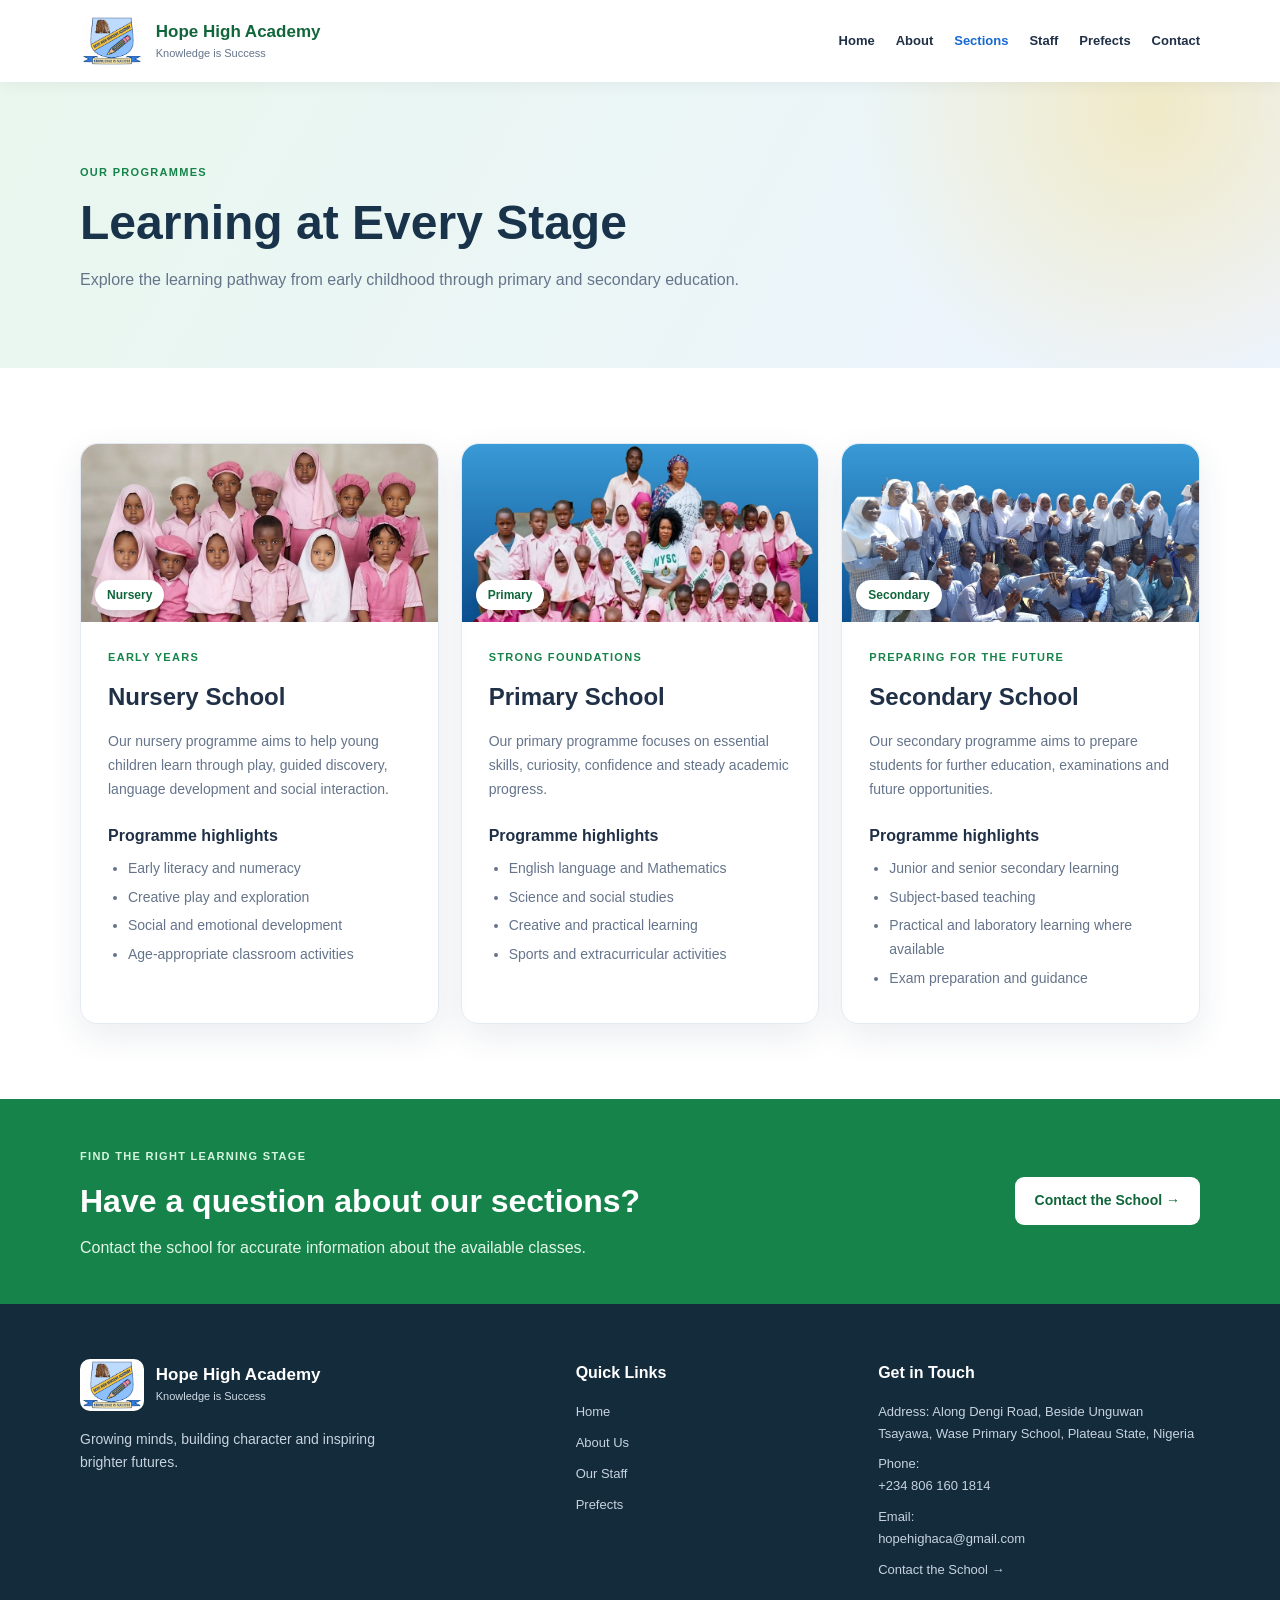
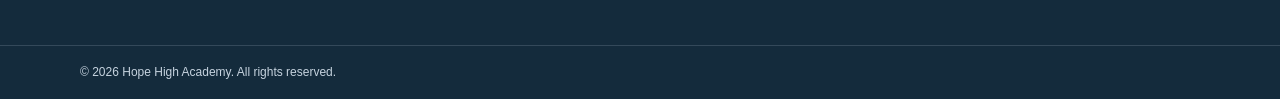
<file: sections.html>
<!DOCTYPE html>
<html lang="en"><head><meta charset="UTF-8"><meta name="viewport" content="width=device-width, initial-scale=1.0"><title>School Sections | Hope High Academy</title><link rel="stylesheet" href="style.css"><link rel="stylesheet" href="inner-pages.css"><script src="script.js" defer></script></head>
<body>
<header class="header"><div class="container navbar"><a href="index.html" class="brand"><img class="brand-logo" src="logo.png" alt="Hope High Academy logo"><span><strong>Hope High Academy</strong><small>Knowledge is Success</small></span></a><button class="menu-toggle" id="menu-toggle" aria-label="Open navigation menu" aria-expanded="false" aria-controls="nav-menu">☰</button><nav class="nav-menu" id="nav-menu"><a href="index.html">Home</a><a href="about.html">About</a><a class="active" aria-current="page" href="sections.html">Sections</a><a href="staff.html">Staff</a><a href="prefects.html">Prefects</a><a href="contact.html">Contact</a></nav></div></header>
<main><section class="page-hero"><div class="container"><span class="section-label">Our Programmes</span><h1>Learning at Every Stage</h1><p>Explore the learning pathway from early childhood through primary and secondary education.</p></div></section>
<section class="section"><div class="container section-detail-grid">
<article class="detail-card" id="nursery"><div class="section-photo"><img src="nursery.jpg" alt="Nursery pupils at Hope High Academy" loading="lazy" onerror="this.style.display='none'; this.nextElementSibling.style.display='grid';"><div class="photo-fallback nursery-bg" style="display:none"><span>🧸</span><p>Add the Nursery photo<br><small>nursery.jpg</small></p></div><span class="photo-tag">Nursery</span></div><span class="section-label">Early Years</span><h2>Nursery School</h2><p>Our nursery programme aims to help young children learn through play, guided discovery, language development and social interaction.</p><h3>Programme highlights</h3><ul><li>Early literacy and numeracy</li><li>Creative play and exploration</li><li>Social and emotional development</li><li>Age-appropriate classroom activities</li></ul></article>
<article class="detail-card" id="primary"><div class="section-photo"><img src="primary.jpg" alt="Primary pupils at Hope High Academy" loading="lazy" onerror="this.style.display='none'; this.nextElementSibling.style.display='grid';"><div class="photo-fallback primary-bg" style="display:none"><span>📚</span><p>Add the Primary photo<br><small>primary.jpg</small></p></div><span class="photo-tag">Primary</span></div><span class="section-label">Strong Foundations</span><h2>Primary School</h2><p>Our primary programme focuses on essential skills, curiosity, confidence and steady academic progress.</p><h3>Programme highlights</h3><ul><li>English language and Mathematics</li><li>Science and social studies</li><li>Creative and practical learning</li><li>Sports and extracurricular activities</li></ul></article>
<article class="detail-card" id="secondary"><div class="section-photo"><img src="secondary.jpg" alt="Secondary pupils at Hope High Academy" loading="lazy" onerror="this.style.display='none'; this.nextElementSibling.style.display='grid';"><div class="photo-fallback secondary-bg" style="display:none"><span>🎓</span><p>Add the Secondary photo<br><small>secondary.jpg</small></p></div><span class="photo-tag">Secondary</span></div><span class="section-label">Preparing for the Future</span><h2>Secondary School</h2><p>Our secondary programme aims to prepare students for further education, examinations and future opportunities.</p><h3>Programme highlights</h3><ul><li>Junior and senior secondary learning</li><li>Subject-based teaching</li><li>Practical and laboratory learning where available</li><li>Exam preparation and guidance</li></ul></article>
</div></section>
<section class="contact-banner"><div class="container contact-inner"><div><span class="section-label">Find the right learning stage</span><h2>Have a question about our sections?</h2><p>Contact the school for accurate information about the available classes.</p></div><a class="btn btn-light" href="contact.html">Contact the School →</a></div></section></main>
<footer class="footer"><div class="container footer-grid"><div class="footer-brand"><a href="index.html" class="brand footer-logo"><img class="brand-logo" src="logo.png" alt="Hope High Academy logo"><span><strong>Hope High Academy</strong><small>Knowledge is Success</small></span></a><p>Growing minds, building character and inspiring brighter futures.</p></div><div><h3>Quick Links</h3><a href="index.html">Home</a><a href="about.html">About Us</a><a href="staff.html">Our Staff</a><a href="prefects.html">Prefects</a></div><div><h3>Get in Touch</h3><p>Address: Along Dengi Road, Beside Unguwan Tsayawa, Wase Primary School, Plateau State, Nigeria</p><p>Phone: <a href="tel:+2348061601814">+234 806 160 1814</a></p><p>Email: <a href="mailto:hopehighaca@gmail.com">hopehighaca@gmail.com</a></p><a href="contact.html">Contact the School →</a></div></div><div class="footer-bottom"><div class="container"><p>© <span id="current-year"></span> Hope High Academy. All rights reserved.</p></div></div></footer>
</body></html>
</file>
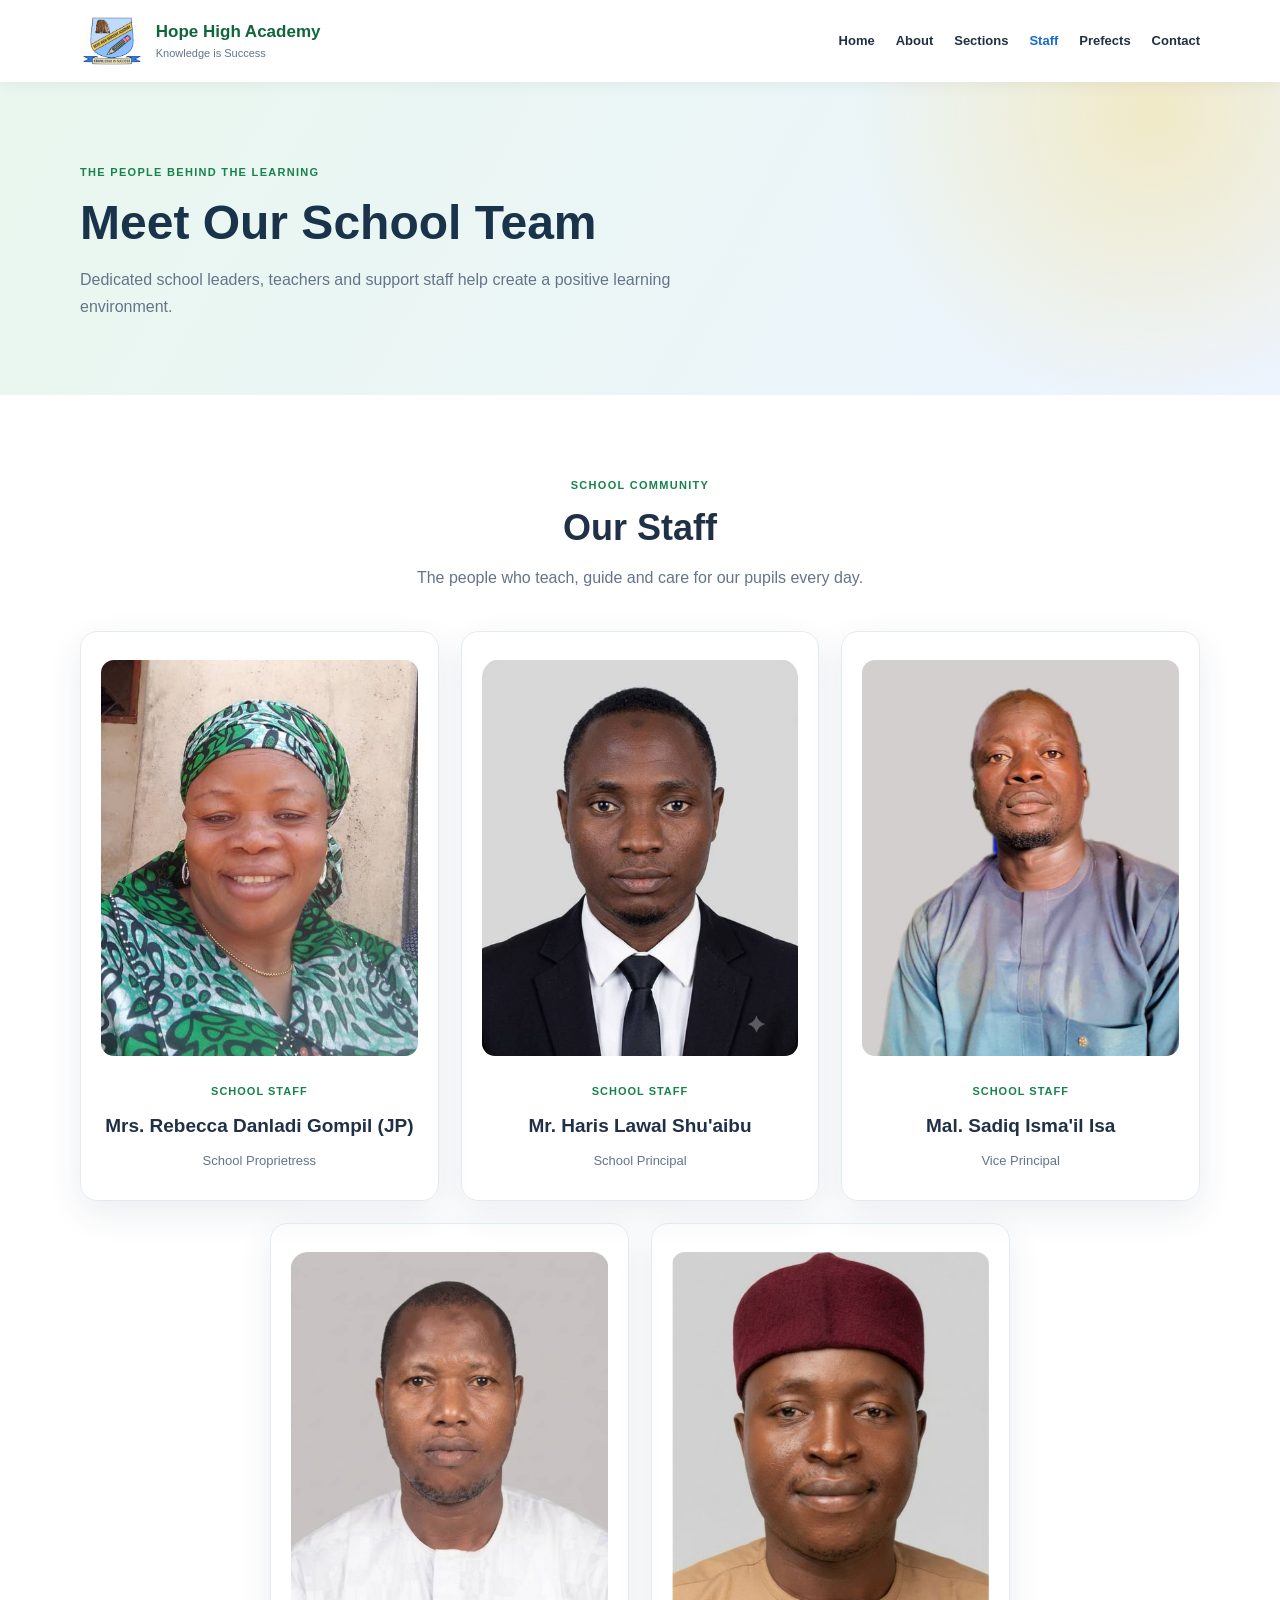
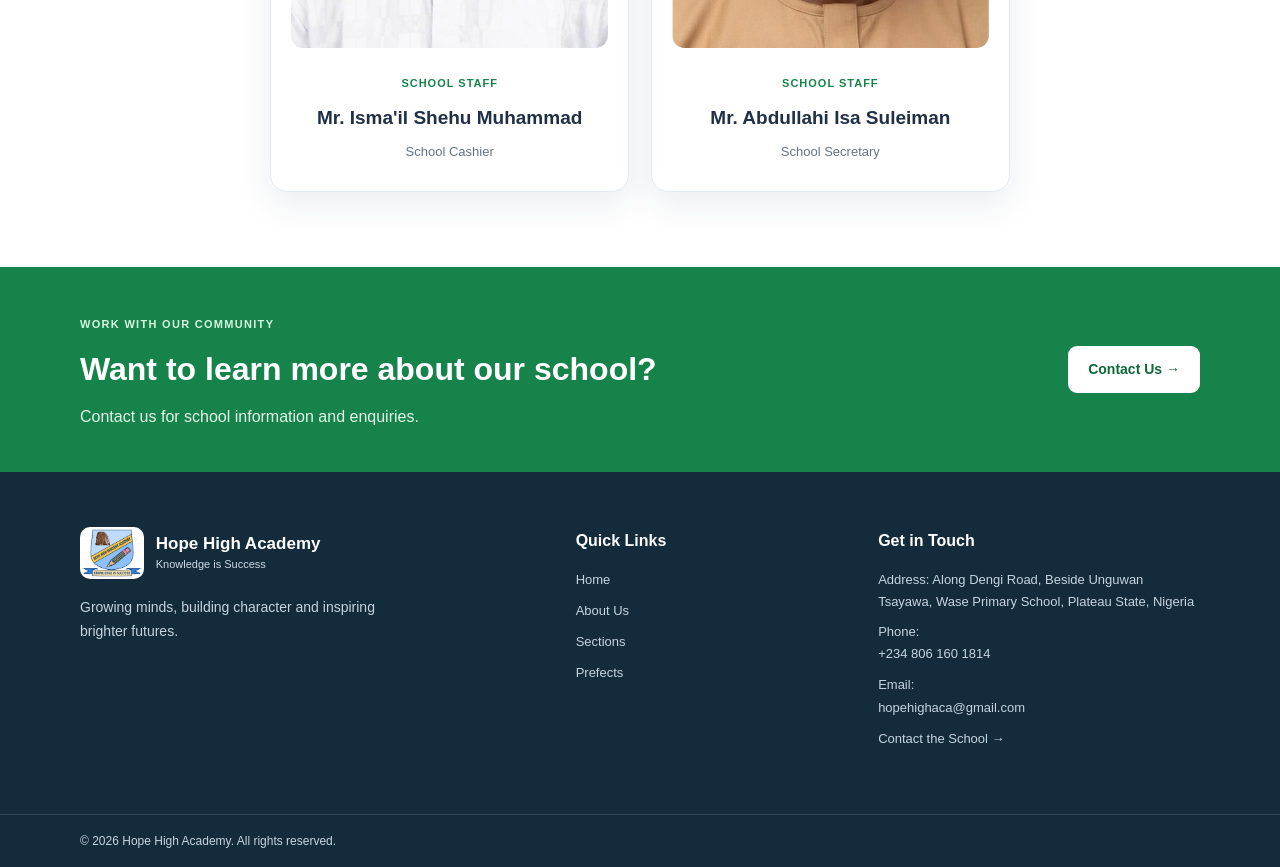
<file: staff.html>
<!DOCTYPE html>
<html lang="en"><head><meta charset="UTF-8"><meta name="viewport" content="width=device-width, initial-scale=1.0"><title>Our Staff | Hope High Academy</title><link rel="stylesheet" href="style.css"><link rel="stylesheet" href="inner-pages.css"><script src="script.js" defer></script></head>
<body>
<header class="header"><div class="container navbar"><a href="index.html" class="brand"><img class="brand-logo" src="logo.png" alt="Hope High Academy logo"><span><strong>Hope High Academy</strong><small>Knowledge is Success</small></span></a><button class="menu-toggle" id="menu-toggle" aria-label="Open navigation menu" aria-expanded="false" aria-controls="nav-menu">☰</button><nav class="nav-menu" id="nav-menu"><a href="index.html">Home</a><a href="about.html">About</a><a href="sections.html">Sections</a><a class="active" aria-current="page" href="staff.html">Staff</a><a href="prefects.html">Prefects</a><a href="contact.html">Contact</a></nav></div></header>
<main><section class="page-hero"><div class="container"><span class="section-label">The People Behind the Learning</span><h1>Meet Our School Team</h1><p>Dedicated school leaders, teachers and support staff help create a positive learning environment.</p></div></section>
<section class="section"><div class="container"><div class="section-heading"><span class="section-label">School Community</span><h2>Our Staff</h2><p>The people who teach, guide and care for our pupils every day.</p></div>
<!-- STAFF: one card per person. Replace "Staff Member Name" with the name and "Rank / Title" with the rank.
     To change a photo, replace the file staff1.jpg (and so on) with a new picture of the same name. -->
<div class="profile-grid centered">
<article class="profile-card"><img class="profile-photo" src="staff1.jpg" alt="Photo of Mrs. Rebecca Danladi Gompil" loading="lazy"><span class="profile-role">School Staff</span><h2> Mrs. Rebecca Danladi Gompil (JP)</h2><p>School Proprietress</p></article>
<article class="profile-card"><img class="profile-photo" src="staff2.jpg" alt="Photo of Mr. Haris Lawal Shu&#39;aibu" loading="lazy"><span class="profile-role">School Staff</span><h2>Mr. Haris Lawal Shu'aibu</h2><p>School Principal</p></article>
<article class="profile-card"><img class="profile-photo" src="staff3.jpg" alt="Photo of Mal. Sadiq Isma&#39;il Isa" loading="lazy"><span class="profile-role">School Staff</span><h2>Mal. Sadiq Isma'il Isa</h2><p>Vice Principal</p></article>
<article class="profile-card"><img class="profile-photo" src="staff4.jpg" alt="Photo of Mr. Isma&#39;il Shehu Muhammad" loading="lazy"><span class="profile-role">School Staff</span><h2>Mr. Isma'il Shehu Muhammad</h2><p>School Cashier</p></article>
<article class="profile-card"><img class="profile-photo" src="staff5.jpg" alt="Photo of Mr. Abdullahi Isa Suleiman" loading="lazy"><span class="profile-role">School Staff</span><h2>Mr. Abdullahi Isa Suleiman</h2><p>School Secretary</p></article>
</div>
</div></section>
<section class="contact-banner"><div class="container contact-inner"><div><span class="section-label">Work with our community</span><h2>Want to learn more about our school?</h2><p>Contact us for school information and enquiries.</p></div><a class="btn btn-light" href="contact.html">Contact Us →</a></div></section></main>
<footer class="footer"><div class="container footer-grid"><div class="footer-brand"><a href="index.html" class="brand footer-logo"><img class="brand-logo" src="logo.png" alt="Hope High Academy logo"><span><strong>Hope High Academy</strong><small>Knowledge is Success</small></span></a><p>Growing minds, building character and inspiring brighter futures.</p></div><div><h3>Quick Links</h3><a href="index.html">Home</a><a href="about.html">About Us</a><a href="sections.html">Sections</a><a href="prefects.html">Prefects</a></div><div><h3>Get in Touch</h3><p>Address: Along Dengi Road, Beside Unguwan Tsayawa, Wase Primary School, Plateau State, Nigeria</p><p>Phone: <a href="tel:+2348061601814">+234 806 160 1814</a></p><p>Email: <a href="mailto:hopehighaca@gmail.com">hopehighaca@gmail.com</a></p><a href="contact.html">Contact the School →</a></div></div><div class="footer-bottom"><div class="container"><p>© <span id="current-year"></span> Hope High Academy. All rights reserved.</p></div></div></footer>
</body></html>
</file>
<file: style.css>
/* Shared styles: Hope High Academy */
:root{--green:#16834a;--green-dark:#10663a;--blue:#1769d2;--yellow:#ffc928;--coral:#ff786e;--purple:#8056d9;--text:#203047;--muted:#65748b;--light:#f5f9ff;--white:#fff;--border:#e4eaf2;--shadow:0 12px 35px rgba(31,55,90,.09)}
*{box-sizing:border-box;margin:0;padding:0}html{scroll-behavior:smooth;scroll-padding-top:100px}body{font-family:Arial,Helvetica,sans-serif;color:var(--text);line-height:1.7;background:#fff}a{color:inherit;text-decoration:none}p{color:var(--muted)}img{max-width:100%}.container{width:min(1120px,92%);margin-inline:auto}
.header{background:#fff;position:sticky;top:0;z-index:100;box-shadow:0 3px 15px rgba(0,0,0,.05)}.navbar{min-height:82px;display:flex;align-items:center;justify-content:space-between;gap:25px}.brand{display:flex;align-items:center;gap:12px;min-width:0}.brand-icon{width:48px;height:48px;display:grid;place-items:center;border-radius:15px;background:var(--green);color:#fff;font-size:25px;font-weight:800;border:3px solid var(--yellow);flex-shrink:0}.brand strong{display:block;color:var(--green-dark);font-size:17px;line-height:1.4}.brand small{display:block;font-size:11px;color:var(--muted)}.nav-menu{display:flex;align-items:center;gap:21px}.nav-menu a{font-size:13px;font-weight:700;transition:color .2s}.nav-menu a:hover,.nav-menu a.active{color:var(--blue)}.nav-menu .nav-cta{background:var(--green);color:#fff;padding:10px 17px;border-radius:25px}.nav-menu .nav-cta:hover{background:var(--green-dark);color:#fff}.menu-toggle{display:none;border:0;background:var(--light);color:var(--green-dark);padding:8px 12px;border-radius:8px;font-size:24px;cursor:pointer}
.btn{display:inline-flex;align-items:center;justify-content:center;padding:12px 20px;border:0;border-radius:9px;font-size:14px;font-weight:700;cursor:pointer;transition:transform .2s,background .2s}.btn:hover{transform:translateY(-2px)}.btn-primary{background:var(--yellow);color:#243047}.btn-primary:hover{background:#ffb900}.btn-outline{color:#fff;border:2px solid rgba(255,255,255,.9)}.btn-blue{background:var(--blue);color:#fff}.btn-light{background:#fff;color:var(--green-dark)}
.hero{min-height:510px;display:flex;align-items:center;overflow:hidden;background:linear-gradient(90deg,rgba(7,42,55,.92),rgba(7,42,55,.76) 48%,rgba(7,42,55,.16)),url("hero.jpg") center 50%/cover no-repeat;background-color:#0b3a4a}.hero-content{padding-block:70px}.hero-text{max-width:620px}.eyebrow{display:inline-block;background:var(--yellow);color:#243047;padding:5px 14px;border-radius:20px;font-size:12px;font-weight:800;margin-bottom:18px}.hero h1{color:#fff;font-size:clamp(36px,5vw,60px);line-height:1.12;margin-bottom:20px;letter-spacing:-1.5px}.hero h1 span{display:block;color:var(--yellow)}.hero-text>p{color:#edf4fb;max-width:510px;font-size:16px;margin-bottom:27px}.hero-buttons{display:flex;flex-wrap:wrap;gap:12px}.hero-note{color:#fff;display:flex;flex-wrap:wrap;gap:18px;margin-top:28px;font-size:13px;font-weight:700}.hero-note span{color:var(--yellow)}
.welcome-strip{background:#eff8f2;border-bottom:1px solid #dcefe2}.welcome-inner{display:flex;justify-content:space-between;align-items:center;gap:30px;padding-block:28px}.welcome-inner h2{font-size:23px;line-height:1.4}.welcome-inner p{max-width:430px}.section{padding-block:75px}.section-heading{text-align:center;max-width:650px;margin:0 auto 40px}.section-label{color:var(--green);text-transform:uppercase;letter-spacing:1.3px;font-size:11px;font-weight:800}.section-heading h2,.about-text h2{font-size:clamp(27px,4vw,36px);line-height:1.3;margin-block:8px 12px}.section-heading p{max-width:540px;margin-inline:auto}
.programme-grid{display:grid;grid-template-columns:repeat(3,minmax(0,1fr));gap:23px}.programme-card{padding:28px 24px;border:1px solid var(--border);border-radius:17px;box-shadow:var(--shadow);background:#fff;transition:transform .25s,box-shadow .25s}.programme-card:hover{transform:translateY(-6px);box-shadow:0 18px 38px rgba(31,55,90,.13)}.programme-icon{width:62px;height:62px;display:grid;place-items:center;border-radius:18px;font-size:30px;margin-bottom:19px}.nursery .programme-icon{background:#fff0ed}.primary .programme-icon{background:#e9f2ff}.secondary .programme-icon{background:#fff5d9}.programme-card h3{font-size:21px;margin-bottom:10px}.programme-card p{font-size:14px;margin-bottom:18px}.programme-card a{font-size:13px;color:var(--blue);font-weight:800}
.about-preview{padding-block:75px;background:#f1f6ff}.about-grid{display:grid;grid-template-columns:1fr 1fr;align-items:center;gap:60px}.about-text>p{margin-bottom:16px}.about-text .btn{margin-top:10px}.values-panel{display:grid;gap:20px}.value-item{display:flex;align-items:flex-start;gap:16px;background:#fff;padding:20px;border-radius:13px;box-shadow:0 6px 20px rgba(31,55,90,.05)}.value-icon{min-width:47px;height:47px;display:grid;place-items:center;border-radius:13px;font-size:22px}.value-icon.green{background:#e5f7e9}.value-icon.orange{background:#fff0dc}.value-icon.purple{background:#f0eaff}.value-item h3{font-size:17px;margin-bottom:4px}.value-item p{font-size:13px}
.contact-banner{background:var(--green);padding-block:42px}.contact-inner{display:flex;align-items:center;justify-content:space-between;gap:25px}.contact-banner .section-label{color:#d6f5df}.contact-banner h2{color:#fff;font-size:clamp(24px,4vw,32px);margin-block:6px}.contact-banner p{color:#e3f7e9}
.footer{background:#142b3c;color:#fff}.footer-grid{padding-block:55px;display:grid;grid-template-columns:1.4fr .8fr 1fr;gap:45px}.footer-logo strong{color:#fff}.footer-logo small{color:#cfdae4}.footer-brand>p{color:#c6d3df;font-size:14px;margin-top:17px;max-width:300px}.footer h3{font-size:16px;margin-bottom:15px}.footer-grid>div:not(:first-child) a{display:block;color:#c6d3df;font-size:13px;margin-bottom:9px}.footer-grid>div:not(:first-child) a:hover{color:var(--yellow)}.footer-grid>div:not(:first-child) p{color:#c6d3df;font-size:13px;margin-bottom:8px;overflow-wrap:anywhere}.footer-bottom{border-top:1px solid #34495a;padding-block:16px}.footer-bottom p{color:#c6d3df;font-size:12px}
@media(max-width:900px){.menu-toggle{display:block}.navbar{flex-wrap:wrap;padding-block:14px}.nav-menu{display:none;width:100%;flex-direction:column;align-items:stretch;gap:0;padding-bottom:10px}.nav-menu.open{display:flex}.nav-menu a{padding:11px 8px}.nav-menu .nav-cta{text-align:center;margin-top:6px}.programme-grid{grid-template-columns:repeat(2,minmax(0,1fr))}.about-grid{grid-template-columns:1fr;gap:35px}.footer-grid{grid-template-columns:repeat(2,minmax(0,1fr))}}
@media(max-width:560px){.brand strong{font-size:14px}.brand small{font-size:10px}.brand-icon{width:42px;height:42px}.hero{min-height:470px;background-image:linear-gradient(rgba(7,42,55,.86),rgba(7,42,55,.72)),url("hero.jpg");background-position:58% center}.hero-content{padding-block:55px}.hero h1{letter-spacing:-.8px}.hero-text>p{font-size:14px}.hero-buttons{align-items:stretch;flex-direction:column}.hero-buttons .btn{width:100%}.hero-note{gap:9px;font-size:11px}.welcome-inner{align-items:flex-start;flex-direction:column;gap:8px}.section,.about-preview{padding-block:50px}.programme-grid{grid-template-columns:1fr}.contact-inner{align-items:flex-start;flex-direction:column}.footer-grid{grid-template-columns:1fr;gap:28px;padding-block:40px}}

/* School logo in the menu bar and footer */
.brand-logo{height:52px;width:auto;background:#fff;border-radius:10px;padding:2px;flex-shrink:0;display:block}
@media(max-width:560px){.brand-logo{height:44px}}

/* Photo on top of each section card on the home page */
.programme-photo{position:relative;aspect-ratio:2/1;margin:-28px -24px 20px;border-radius:17px 17px 0 0;overflow:hidden;background:#eef3fb}
.programme-photo>img{display:block;width:100%;height:100%;object-fit:cover}
.programme-photo .photo-fallback{position:absolute;inset:0;place-items:center;align-content:center;text-align:center;gap:6px;color:var(--text)}
.programme-photo .photo-fallback span{font-size:48px;display:block}.programme-photo .photo-fallback p{font-size:13px;font-weight:700;line-height:1.4}.programme-photo .photo-fallback small{font-weight:400;color:var(--muted)}
.photo-fallback.nursery-bg{background:#fff0ed}.photo-fallback.primary-bg{background:#e9f2ff}.photo-fallback.secondary-bg{background:#fff5d9}
.programme-photo .photo-tag{position:absolute;left:14px;bottom:12px;background:#fff;color:var(--green-dark);font-size:12px;font-weight:800;padding:5px 12px;border-radius:20px;box-shadow:0 4px 12px rgba(0,0,0,.15)}

/* Home hero: second background photo (the pupil) on the right side, desktop and tablet only.
   To change it, replace hero-portrait.jpg */
.hero{position:relative}
.hero-content{position:relative;z-index:1}
.hero::after{content:"";position:absolute;top:0;right:0;bottom:0;width:34%;background:url("hero-portrait.jpg") center 22%/cover no-repeat;-webkit-mask-image:linear-gradient(90deg,transparent,#000 38%);mask-image:linear-gradient(90deg,transparent,#000 38%);opacity:.95;pointer-events:none}
@media(max-width:860px){.hero::after{display:none}}
</file>
<file: about.css>
/* About page styles */
.about-hero{background:radial-gradient(circle at 85% 15%,rgba(255,201,40,.28),transparent 28%),linear-gradient(125deg,#104d36,#1769a8);color:#fff;padding:85px 0 90px;overflow:hidden}.about-hero-content{max-width:850px}.about-pill{display:inline-block;background:#ffc928;color:#173d32;font-size:11px;font-weight:800;letter-spacing:1px;padding:8px 14px;border-radius:30px;margin-bottom:20px}.about-hero h1{font-size:clamp(36px,6vw,58px);line-height:1.15;letter-spacing:-1px;margin-bottom:20px}.about-hero h1 span{display:block;color:#ffc928}.about-hero-content>p{color:#e8f2ff;font-size:16px;max-width:650px;margin-bottom:26px}.about-hero-actions{display:flex;flex-wrap:wrap;gap:12px}.breadcrumb{display:flex;gap:10px;align-items:center;padding-top:20px;font-size:13px;color:var(--muted)}.breadcrumb a{color:var(--blue);font-weight:700}.about-story{padding-top:45px}.story-grid{display:grid;grid-template-columns:1fr 1fr;align-items:center;gap:55px}.story-image{position:relative;min-height:350px;border-radius:22px;background:linear-gradient(135deg,#d9f2e2,#dceaff);overflow:hidden;box-shadow:var(--shadow)}.story-image>img{display:block;width:100%;height:390px;object-fit:cover}.image-placeholder{min-height:350px;place-items:center;align-content:center;text-align:center;gap:8px;color:var(--green-dark)}.image-placeholder span{font-size:65px}.image-placeholder p{font-weight:700}.story-sticker{position:absolute;left:18px;bottom:18px;display:flex;align-items:center;gap:12px;padding:14px 18px;border-radius:13px;background:#fff;box-shadow:var(--shadow)}.story-sticker>span{font-size:26px}.story-sticker strong,.story-sticker small{display:block}.story-sticker strong{font-size:13px}.story-sticker small{color:var(--muted);font-size:11px}.story-content h2{font-size:clamp(28px,4vw,37px);line-height:1.25;margin:9px 0 18px}.story-content>p{margin-bottom:15px}.story-content .btn{margin-top:8px}.purpose-section{padding:75px 0;background:#f4f8ff}.purpose-grid{display:grid;grid-template-columns:repeat(2,minmax(0,1fr));gap:24px}.purpose-card{padding:32px;border-radius:18px;background:#fff;border:1px solid var(--border);box-shadow:var(--shadow)}.vision-card{border-top:5px solid var(--green)}.mission-card{border-top:5px solid var(--blue)}.purpose-icon{font-size:33px;margin-bottom:12px}.purpose-label{font-size:11px;font-weight:800;color:var(--green);text-transform:uppercase;letter-spacing:1.2px}.mission-card .purpose-label{color:var(--blue)}.purpose-card h3{font-size:23px;margin:7px 0 10px}.purpose-card p{font-size:14px}.core-values-grid{display:grid;grid-template-columns:repeat(4,minmax(0,1fr));gap:18px}.core-value{padding:24px 17px;text-align:center;border:1px solid var(--border);border-radius:15px;transition:transform .2s,box-shadow .2s}.core-value:hover{transform:translateY(-5px);box-shadow:var(--shadow)}.core-value-icon{width:60px;height:60px;display:grid;place-items:center;border-radius:18px;font-size:27px;margin:0 auto 16px}.value-green{background:#e5f7e9}.value-blue{background:#e7f0ff}.value-yellow{background:#fff4d5}.value-coral{background:#ffebe8}.core-value h3{font-size:17px;margin-bottom:7px}.core-value p{font-size:13px}.sections-preview{background:#fff7eb;padding:75px 0}.about-level-grid{display:grid;grid-template-columns:repeat(3,minmax(0,1fr));gap:22px}.level-card{position:relative;overflow:hidden;padding:28px 23px;border-radius:17px;background:#fff;border:1px solid var(--border)}.level-number{position:absolute;right:18px;top:10px;font-size:38px;font-weight:800;color:#edf0f6}.level-emoji{display:block;font-size:34px;margin-bottom:14px}.level-card h3{font-size:22px;margin-bottom:8px}.level-card p{font-size:14px;margin-bottom:16px}.level-card a{color:var(--blue);font-size:13px;font-weight:800}.level-nursery{border-bottom:4px solid var(--coral)}.level-primary{border-bottom:4px solid var(--blue)}.level-secondary{border-bottom:4px solid var(--green)}.about-cta{padding:45px 0;background:linear-gradient(115deg,#176b45,#147db0)}.about-cta-inner{display:flex;align-items:center;justify-content:space-between;gap:25px}.about-cta-inner>div>span{color:#ffda64;font-size:11px;font-weight:800;letter-spacing:1px}.about-cta h2{color:#fff;font-size:clamp(23px,4vw,32px);line-height:1.3;margin:7px 0}.about-cta p{color:#e5f1ff;font-size:14px}
@media(max-width:850px){.story-grid{grid-template-columns:1fr;gap:35px}.story-image{max-width:600px}.core-values-grid{grid-template-columns:repeat(2,minmax(0,1fr))}.about-level-grid{grid-template-columns:1fr}}
@media(max-width:600px){.about-hero{padding:60px 0}.about-hero h1{font-size:36px}.about-hero-content>p{font-size:14px}.about-hero-actions{flex-direction:column}.about-hero-actions .btn{width:100%}.story-image>img{height:280px}.story-image{min-height:280px}.purpose-grid{grid-template-columns:1fr}.purpose-card{padding:25px}.core-values-grid{gap:12px}.core-value{padding:20px 12px}.about-cta-inner{align-items:flex-start;flex-direction:column}}

/* About page hero uses the same photo as the home page (hero.jpg) */
.about-hero{background:linear-gradient(90deg,rgba(7,42,55,.92),rgba(7,42,55,.76) 48%,rgba(7,42,55,.3)),url("hero.jpg") center 50%/cover no-repeat;background-color:#0b3a4a}
@media(max-width:600px){.about-hero{background:linear-gradient(rgba(7,42,55,.86),rgba(7,42,55,.72)),url("hero.jpg") 58% center/cover no-repeat;background-color:#0b3a4a}}

/* Our Journey timeline */
.journey-section{background:#fff}
.journey-grid{display:grid;grid-template-columns:repeat(4,minmax(0,1fr));gap:20px}
.journey-card{position:relative;padding:26px 20px;border:1px solid var(--border);border-top:5px solid var(--blue);border-radius:15px;background:#fff;box-shadow:var(--shadow)}
.journey-card:nth-child(odd){border-top-color:var(--green)}
.journey-year{display:block;font-size:34px;font-weight:800;color:var(--blue);margin-bottom:6px}
.journey-card:nth-child(odd) .journey-year{color:var(--green)}
.journey-card h3{font-size:17px;margin-bottom:7px}.journey-card p{font-size:13px}
@media(max-width:850px){.journey-grid{grid-template-columns:repeat(2,minmax(0,1fr))}}
@media(max-width:600px){.journey-grid{grid-template-columns:1fr}}

/* First graduates photo */
.grad-section{background:#f4f8ff}
.grad-photo{position:relative;max-width:820px;margin:0 auto;border-radius:20px;overflow:hidden;box-shadow:var(--shadow);background:#e7efff}
.grad-photo>img{display:block;width:100%;height:auto;max-height:560px;object-fit:cover;object-position:center 30%}
.grad-photo figcaption{padding:14px 18px;text-align:center;font-weight:700;font-size:14px;background:#fff;color:var(--text)}
.grad-photo .photo-fallback{position:static;min-height:300px}
</file>
<file: inner-pages.css>
/* Shared inner-page components */
.page-hero{padding:75px 0;background:radial-gradient(circle at 90% 10%,rgba(255,201,40,.25),transparent 25%),linear-gradient(120deg,#e9f7ee,#edf4ff)}.page-hero h1{font-size:clamp(34px,5vw,48px);line-height:1.2;margin:10px 0 14px;color:#18334a}.page-hero p{max-width:680px}.section-detail-grid{display:grid;grid-template-columns:repeat(3,minmax(0,1fr));gap:22px}.detail-card{padding:27px;border:1px solid var(--border);border-radius:17px;box-shadow:var(--shadow);scroll-margin-top:110px}.detail-emoji{height:100px;border-radius:13px;display:grid;place-items:center;font-size:45px;margin-bottom:20px}.nursery-bg{background:#fff0ed}.primary-bg{background:#e9f2ff}.secondary-bg{background:#fff5d9}.detail-card h2{font-size:24px;margin:8px 0 12px}.detail-card h3{font-size:16px;margin:20px 0 8px}.detail-card p,.detail-card li{font-size:14px}.detail-card ul{padding-left:20px;color:var(--muted)}.detail-card li{margin:5px 0}.note,.notice{background:#fff7e4;border-left:4px solid var(--yellow);padding:13px 15px;border-radius:7px;margin-top:20px;font-size:13px}.profile-grid{display:grid;grid-template-columns:repeat(3,minmax(0,1fr));gap:22px}.profile-card{text-align:center;padding:28px 20px;border:1px solid var(--border);border-radius:17px;box-shadow:var(--shadow)}.profile-avatar{height:150px;border-radius:13px;display:grid;place-items:center;font-size:65px;margin-bottom:20px}.avatar-green{background:#e5f7e9}.avatar-blue{background:#e7f0ff}.avatar-yellow{background:#fff4d5}.profile-role{font-size:11px;text-transform:uppercase;letter-spacing:1px;color:var(--green);font-weight:800}.profile-card h2{font-size:19px;margin:7px 0}.profile-card p{font-size:13px}.contact-layout{display:grid;grid-template-columns:.85fr 1.15fr;gap:50px;align-items:start}.contact-info h2,.contact-form h2{font-size:30px;line-height:1.25;margin:8px 0 15px}.contact-info>p{margin-bottom:25px}.contact-item{display:flex;gap:15px;margin:22px 0}.contact-item>span{font-size:24px}.contact-item strong{display:block}.contact-item p{font-size:14px}.contact-form{border:1px solid var(--border);border-radius:18px;padding:30px;box-shadow:var(--shadow)}.contact-form label{display:block;font-size:13px;font-weight:700;margin:15px 0 6px}.contact-form input,.contact-form select,.contact-form textarea{display:block;width:100%;font:inherit;font-size:14px;padding:12px 13px;border:1px solid #ccd6e2;border-radius:8px;background:#fff;color:var(--text)}.contact-form input:focus,.contact-form select:focus,.contact-form textarea:focus{outline:2px solid #b9d5ff;border-color:var(--blue)}.contact-form button{margin-top:18px}.form-note,.form-status{font-size:13px}.form-status{margin-top:12px}.contact-form textarea{resize:vertical}
@media(max-width:850px){.section-detail-grid,.profile-grid{grid-template-columns:1fr 1fr}.contact-layout{grid-template-columns:1fr;gap:30px}}
@media(max-width:560px){.page-hero{padding:55px 0}.section-detail-grid,.profile-grid{grid-template-columns:1fr}.contact-form{padding:22px}.contact-info h2,.contact-form h2{font-size:26px}}

/* Photo on top of each section card */
.section-photo{position:relative;aspect-ratio:2/1;margin:-27px -27px 20px;border-radius:17px 17px 0 0;overflow:hidden;background:#eef3fb}
.section-photo>img{display:block;width:100%;height:100%;object-fit:cover}
.photo-fallback{position:absolute;inset:0;place-items:center;align-content:center;text-align:center;gap:6px;color:var(--text)}
.photo-fallback span{font-size:48px}.photo-fallback p{font-size:13px;font-weight:700;line-height:1.4}.photo-fallback small{font-weight:400;color:var(--muted)}
.nursery-bg.photo-fallback,.photo-fallback.nursery-bg{background:#fff0ed}.photo-fallback.primary-bg{background:#e9f2ff}.photo-fallback.secondary-bg{background:#fff5d9}
.photo-tag{position:absolute;left:14px;bottom:12px;background:#fff;color:var(--green-dark);font-size:12px;font-weight:800;padding:5px 12px;border-radius:20px;box-shadow:0 4px 12px rgba(0,0,0,.15)}


/* Staff photos */
.profile-photo{display:block;width:100%;aspect-ratio:4/5;object-fit:cover;object-position:center top;border-radius:13px;margin-bottom:20px;background:#eef3fb}
.profile-grid.centered{display:flex;flex-wrap:wrap;justify-content:center;gap:22px}
.profile-grid.centered .profile-card{flex:0 1 calc((100% - 44px)/3)}
@media(max-width:850px){.profile-grid.centered .profile-card{flex-basis:calc((100% - 22px)/2)}}
@media(max-width:560px){.profile-grid.centered .profile-card{flex-basis:100%}}
</file>
<file: prefects.css>
/* Prefects page */
.demo-notice{font-size:13px;padding:14px 16px;background:#fff7e4;border-left:4px solid var(--yellow);border-radius:7px;margin-bottom:24px}
.prefect-photo{position:relative;margin-bottom:20px}
.prefect-photo .profile-photo{margin-bottom:0}
.prefect-photo .photo-fallback{position:static;inset:auto;aspect-ratio:4/5;place-items:center;align-content:center;text-align:center;border-radius:13px;background:linear-gradient(135deg,#e4f5e9,#e7efff);font-size:60px}
.prefect-photo .photo-fallback span{font-size:56px}
.prefect-photo .photo-fallback small{font-size:12px;font-weight:700;color:var(--muted);margin-top:6px}
.prefect-class{font-weight:700;color:var(--green-dark)}
</file>
